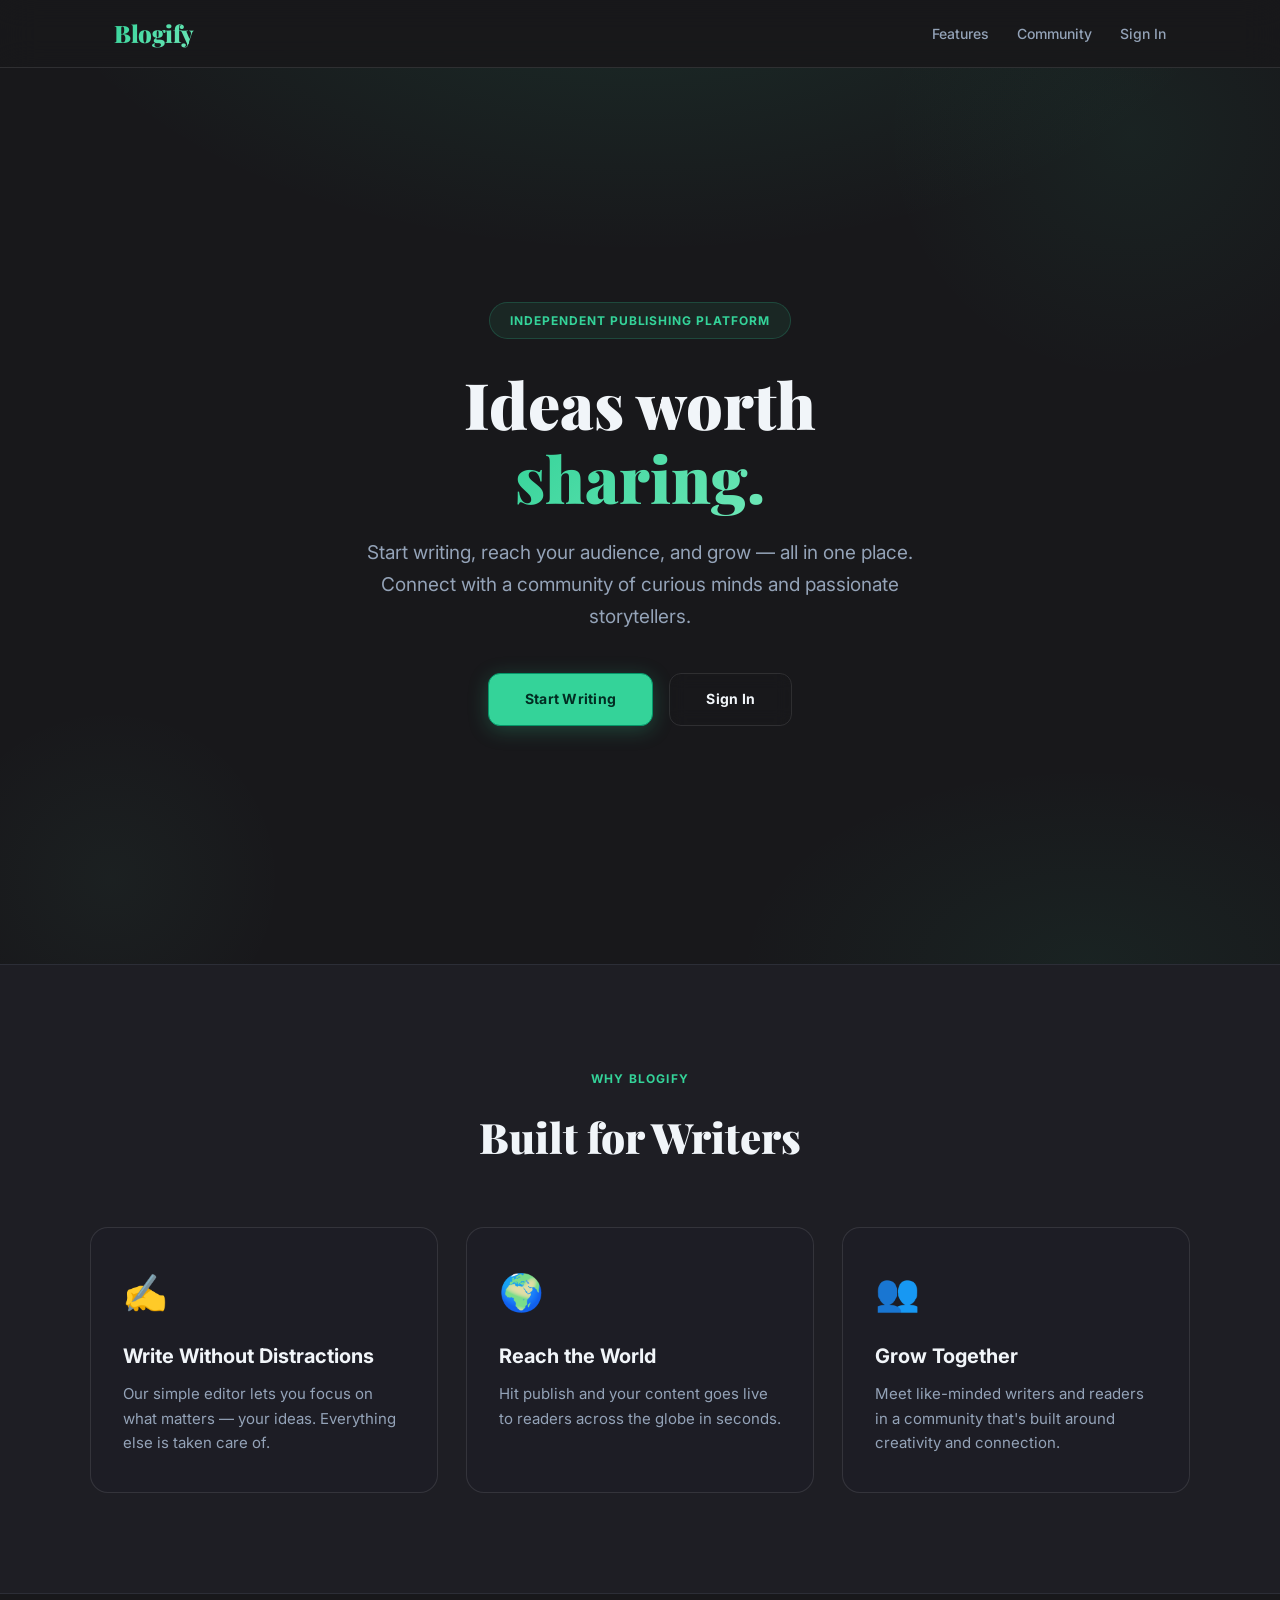
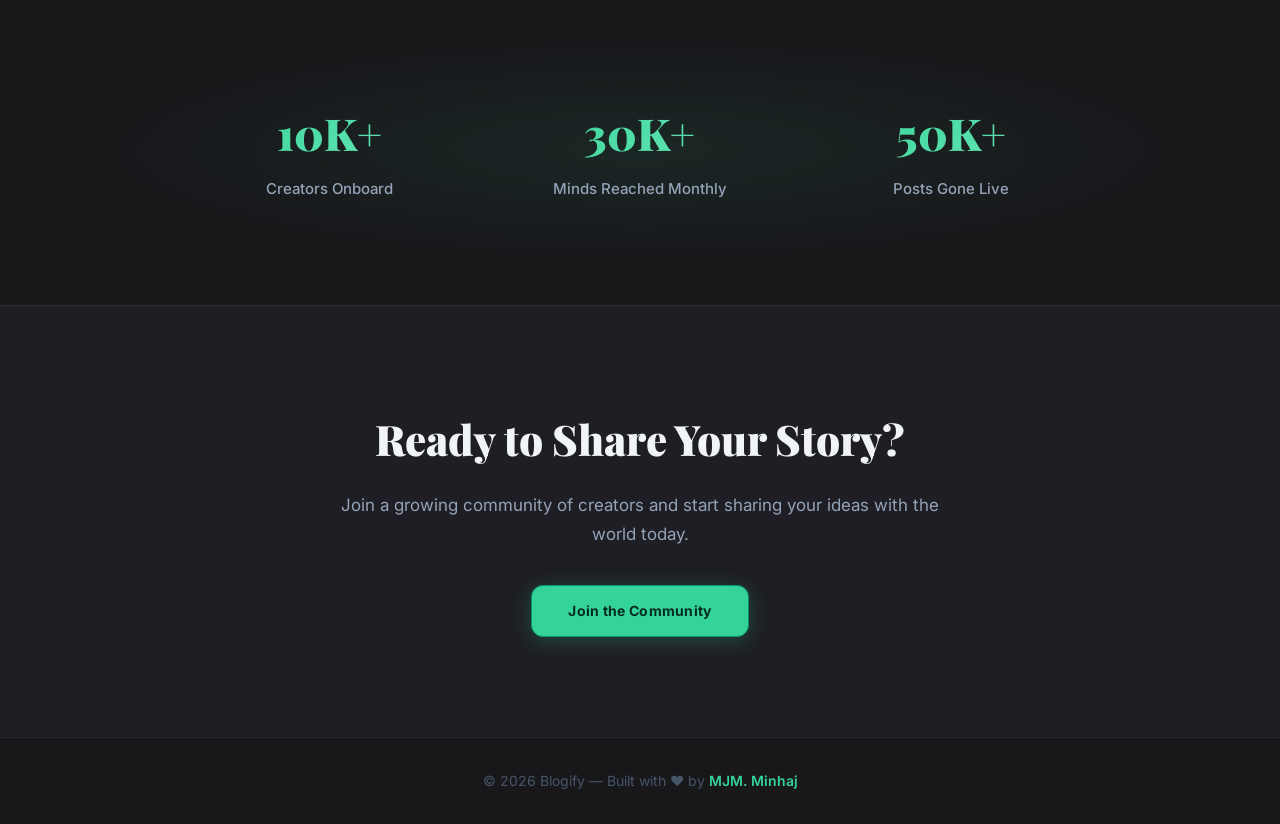
<file: app.html>
<!doctype html>
<html lang="en">
<head>
  <meta charset="utf-8" />
  <meta name="viewport" content="width=device-width,initial-scale=1" />
  <title>Blogify — Share Your Ideas with the World</title>
  <meta name="description" content="Blogify is a premium publishing platform to share ideas, knowledge, and experiences with the world." />
  <link rel="icon" href="data:image/svg+xml,%3Csvg xmlns='http://www.w3.org/2000/svg' viewBox='0 0 100 100'%3E%3Ccircle cx='50' cy='50' r='40' fill='%2334d399'/%3E%3C/svg%3E">
  <link rel="preconnect" href="https://fonts.googleapis.com">
  <link rel="preconnect" href="https://fonts.gstatic.com" crossorigin>
  <link href="https://fonts.googleapis.com/css2?family=Inter:wght@300;400;500;600;700;800;900&family=Playfair+Display:wght@400;600;700;900&display=swap" rel="stylesheet">
  <style>
    /* ─── Reset ────────────────────────────────────────── */
    *, *::before, *::after {
      box-sizing: border-box;
      margin: 0;
      padding: 0;
    }

    /* ─── Design Tokens ────────────────────────────────── */
    :root {
      --accent:         #6ee7b7;
      --accent-bright:  #34d399;
      --accent-dark:    #059669;
      --accent-glow:    rgba(52, 211, 153, 0.25);
      --bg:             #18181b;
      --bg-2:           #1e1e24;
      --bg-3:           #27272f;
      --surface:        rgba(30, 30, 38, 0.85);
      --glass:          rgba(255, 255, 255, 0.04);
      --glass-border:   rgba(255, 255, 255, 0.10);
      --text:           #f1f5f9;
      --text-muted:     #94a3b8;
      --text-faint:     #475569;
      --text-on-accent: #022c22;
      --border:         rgba(148, 163, 184, 0.12);
      --shadow-lg:      0 8px 40px rgba(0,0,0,0.6);
      --shadow-glow:    0 0 30px rgba(52,211,153,0.18), 0 4px 20px rgba(0,0,0,0.5);
      --radius-md:      12px;
      --radius-lg:      18px;
      --radius-xl:      24px;
      --transition:     0.25s cubic-bezier(0.4, 0, 0.2, 1);
    }

    body {
      font-family: 'Inter', sans-serif;
      background: var(--bg);
      color: var(--text);
      overflow-x: hidden;
      line-height: 1.6;
    }

    /* ─── Navbar ────────────────────────────────────────── */
    nav {
      position: fixed;
      top: 0;
      width: 100%;
      background: rgba(24, 24, 27, 0.88);
      backdrop-filter: blur(18px);
      -webkit-backdrop-filter: blur(18px);
      border-bottom: 1px solid var(--glass-border);
      z-index: 1000;
      padding: 0.9rem 0;
    }

    .nav-container {
      max-width: 1100px;
      margin: 0 auto;
      padding: 0 24px;
      display: flex;
      justify-content: space-between;
      align-items: center;
    }

    .logo {
      display: flex;
      align-items: center;
      gap: 10px;
      text-decoration: none;
    }

    .logo-dot {
      width: 9px;
      height: 9px;
      border-radius: 50%;
      background: var(--accent-bright);
      box-shadow: 0 0 10px var(--accent-glow);
      animation: pulse-dot 2s infinite;
    }

    .logo-text {
      font-family: 'Playfair Display', serif;
      font-size: 1.5rem;
      font-weight: 900;
      background: linear-gradient(135deg, var(--accent-bright), var(--accent));
      -webkit-background-clip: text;
      -webkit-text-fill-color: transparent;
      background-clip: text;
      letter-spacing: -0.02em;
    }

    .nav-links {
      display: flex;
      gap: 28px;
      list-style: none;
    }

    .nav-links a {
      text-decoration: none;
      color: var(--text-muted);
      font-weight: 500;
      font-size: 14px;
      transition: color var(--transition);
    }

    .nav-links a:hover {
      color: var(--accent-bright);
    }

    /* ─── Hero Section ──────────────────────────────────── */
    .hero {
      margin-top: 64px;
      min-height: 100vh;
      display: flex;
      align-items: center;
      justify-content: center;
      position: relative;
      overflow: hidden;
      background:
        radial-gradient(ellipse 80% 60% at 50% -15%, rgba(52,211,153,0.12) 0%, transparent 60%),
        radial-gradient(ellipse 50% 40% at 85% 100%, rgba(52,211,153,0.06) 0%, transparent 55%),
        var(--bg);
    }

    .hero::before {
      content: '';
      position: absolute;
      top: -20%;
      right: -8%;
      width: 500px;
      height: 500px;
      background: radial-gradient(circle, rgba(52,211,153,0.06) 0%, transparent 70%);
      border-radius: 50%;
      animation: float 20s ease-in-out infinite;
    }

    .hero::after {
      content: '';
      position: absolute;
      bottom: -10%;
      left: -5%;
      width: 350px;
      height: 350px;
      background: radial-gradient(circle, rgba(110,231,183,0.04) 0%, transparent 70%);
      border-radius: 50%;
      animation: float 15s ease-in-out infinite reverse;
    }

    @keyframes float {
      0%, 100% { transform: translateY(0px); }
      50% { transform: translateY(30px); }
    }

    @keyframes pulse-dot {
      0%, 100% { opacity: 1; transform: scale(1); }
      50% { opacity: 0.6; transform: scale(0.8); }
    }

    .hero-content {
      position: relative;
      z-index: 10;
      max-width: 720px;
      text-align: center;
      padding: 40px 24px;
    }

    .hero-badge {
      display: inline-flex;
      align-items: center;
      gap: 8px;
      background: rgba(52, 211, 153, 0.08);
      border: 1px solid rgba(52, 211, 153, 0.2);
      color: var(--accent-bright);
      padding: 8px 20px;
      border-radius: 50px;
      font-size: 12px;
      font-weight: 700;
      margin-bottom: 28px;
      text-transform: uppercase;
      letter-spacing: 0.08em;
    }

    .hero-badge-dot {
      width: 6px;
      height: 6px;
      border-radius: 50%;
      background: var(--accent-bright);
      animation: pulse-dot 2s infinite;
    }

    .hero h1 {
      font-family: 'Playfair Display', serif;
      font-size: 64px;
      font-weight: 900;
      margin-bottom: 22px;
      line-height: 1.15;
      color: var(--text);
      animation: slideDown 1s ease-out;
    }

    .hero h1 span {
      background: linear-gradient(135deg, var(--accent-bright), var(--accent));
      -webkit-background-clip: text;
      -webkit-text-fill-color: transparent;
      background-clip: text;
    }

    .hero p {
      font-size: 19px;
      font-weight: 400;
      margin-bottom: 40px;
      color: var(--text-muted);
      line-height: 1.7;
      max-width: 560px;
      margin-left: auto;
      margin-right: auto;
      animation: slideUp 1.2s ease-out;
    }

    .hero-buttons {
      display: flex;
      gap: 16px;
      justify-content: center;
      flex-wrap: wrap;
      animation: slideUp 1.4s ease-out;
    }

    /* ─── Buttons ────────────────────────────────────────── */
    .btn {
      padding: 14px 36px;
      font-size: 14px;
      font-weight: 700;
      border: none;
      border-radius: var(--radius-md);
      cursor: pointer;
      transition: all var(--transition);
      font-family: 'Inter', sans-serif;
      text-decoration: none;
      display: inline-block;
      letter-spacing: 0.02em;
    }

    .btn-primary {
      background: var(--accent-bright);
      color: var(--text-on-accent);
      border: 1px solid var(--accent-dark);
      box-shadow: 0 4px 20px rgba(52,211,153,0.25);
    }

    .btn-primary:hover {
      background: var(--accent);
      transform: translateY(-3px);
      box-shadow: 0 8px 30px rgba(52,211,153,0.35);
    }

    .btn-secondary {
      background: transparent;
      color: var(--text);
      border: 1px solid var(--glass-border);
      backdrop-filter: blur(8px);
    }

    .btn-secondary:hover {
      border-color: var(--accent-bright);
      color: var(--accent-bright);
      transform: translateY(-3px);
      box-shadow: 0 4px 20px rgba(52,211,153,0.12);
    }

    /* ─── Features Section ──────────────────────────────── */
    .features {
      background: var(--bg-2);
      padding: 100px 24px;
      text-align: center;
      border-top: 1px solid var(--border);
      border-bottom: 1px solid var(--border);
    }

    .features-container {
      max-width: 1100px;
      margin: 0 auto;
    }

    .section-label {
      display: inline-flex;
      align-items: center;
      gap: 8px;
      font-size: 12px;
      font-weight: 700;
      text-transform: uppercase;
      letter-spacing: 0.1em;
      color: var(--accent-bright);
      margin-bottom: 16px;
    }

    .section-label-dot {
      width: 6px;
      height: 6px;
      border-radius: 50%;
      background: var(--accent-bright);
    }

    .section-title {
      font-family: 'Playfair Display', serif;
      font-size: 42px;
      font-weight: 900;
      margin-bottom: 56px;
      color: var(--text);
    }

    .features-grid {
      display: grid;
      grid-template-columns: repeat(auto-fit, minmax(300px, 1fr));
      gap: 28px;
    }

    .feature-card {
      background: var(--surface);
      padding: 36px 32px;
      border-radius: var(--radius-lg);
      border: 1px solid var(--glass-border);
      transition: all var(--transition);
      text-align: left;
    }

    .feature-card:hover {
      transform: translateY(-6px);
      border-color: rgba(52,211,153,0.2);
      box-shadow: var(--shadow-glow);
    }

    .feature-icon {
      font-size: 36px;
      margin-bottom: 18px;
      display: block;
    }

    .feature-card h3 {
      font-size: 20px;
      font-weight: 700;
      margin-bottom: 10px;
      color: var(--text);
    }

    .feature-card p {
      font-size: 15px;
      color: var(--text-muted);
      line-height: 1.65;
    }

    /* ─── Stats Section ─────────────────────────────────── */
    .stats {
      background:
        radial-gradient(ellipse 60% 50% at 50% 50%, rgba(52,211,153,0.08) 0%, transparent 70%),
        var(--bg);
      padding: 80px 24px;
      text-align: center;
    }

    .stats-container {
      max-width: 900px;
      margin: 0 auto;
      display: grid;
      grid-template-columns: repeat(auto-fit, minmax(180px, 1fr));
      gap: 32px;
    }

    .stat-item {
      padding: 24px;
    }

    .stat-item h4 {
      font-family: 'Playfair Display', serif;
      font-size: 44px;
      font-weight: 900;
      margin-bottom: 8px;
      background: linear-gradient(135deg, var(--accent-bright), var(--accent));
      -webkit-background-clip: text;
      -webkit-text-fill-color: transparent;
      background-clip: text;
    }

    .stat-item p {
      font-size: 15px;
      color: var(--text-muted);
      font-weight: 500;
    }

    /* ─── CTA Section ───────────────────────────────────── */
    .cta {
      background: var(--bg-2);
      padding: 100px 24px;
      text-align: center;
      border-top: 1px solid var(--border);
    }

    .cta-content {
      max-width: 640px;
      margin: 0 auto;
    }

    .cta h2 {
      font-family: 'Playfair Display', serif;
      font-size: 42px;
      font-weight: 900;
      margin-bottom: 18px;
      color: var(--text);
    }

    .cta p {
      font-size: 17px;
      color: var(--text-muted);
      margin-bottom: 36px;
      line-height: 1.7;
    }

    /* ─── Footer ────────────────────────────────────────── */
    footer {
      background: var(--bg);
      border-top: 1px solid var(--border);
      color: var(--text-faint);
      padding: 32px 24px;
      text-align: center;
      font-size: 14px;
    }

    footer a {
      color: var(--accent-bright);
      text-decoration: none;
      font-weight: 600;
      transition: color var(--transition);
    }

    footer a:hover {
      color: var(--accent);
    }

    /* ─── Animations ────────────────────────────────────── */
    @keyframes slideDown {
      from { opacity: 0; transform: translateY(-30px); }
      to { opacity: 1; transform: translateY(0); }
    }

    @keyframes slideUp {
      from { opacity: 0; transform: translateY(30px); }
      to { opacity: 1; transform: translateY(0); }
    }

    /* ─── Responsive ────────────────────────────────────── */
    @media (max-width: 768px) {
      .hero h1 {
        font-size: 38px;
      }

      .hero p {
        font-size: 16px;
      }

      .section-title {
        font-size: 32px;
      }

      .hero-buttons {
        flex-direction: column;
        align-items: center;
      }

      .btn {
        width: 100%;
        max-width: 320px;
        text-align: center;
      }

      .nav-links {
        display: none;
      }
    }
  </style>
</head>
<body>
  <!-- ── Navigation ── -->
  <nav>
    <div class="nav-container">
      <a href="./frontend/index.html" class="logo">
        <span class="logo-text">Blogify</span>
      </a>
      <ul class="nav-links">
        <li><a href="#features">Features</a></li>
        <li><a href="#stats">Community</a></li>
        <li><a href="./frontend/login.html">Sign In</a></li>
      </ul>
    </div>
  </nav>

  <!-- ── Hero Section ── -->
  <section class="hero">
    <div class="hero-content">
      <span class="hero-badge">
        Independent Publishing Platform
      </span>
      <h1>Ideas worth<br><span>sharing.</span></h1>
      <p>Start writing, reach your audience, and grow — all in one place. Connect with a community of curious minds and passionate storytellers.</p>
      <div class="hero-buttons">
        <a href="./frontend/index.html" class="btn btn-primary">Start Writing</a>
        <a href="./frontend/login.html" class="btn btn-secondary">Sign In</a>
      </div>
    </div>
  </section>

  <!-- ── Features Section ── -->
  <section class="features" id="features">
    <div class="features-container">
      <div class="section-label">
        Why Blogify
      </div>
      <h2 class="section-title">Built for Writers</h2>
      <div class="features-grid">
        <div class="feature-card">
          <span class="feature-icon">✍️</span>
          <h3>Write Without Distractions</h3>
          <p>Our simple editor lets you focus on what matters — your ideas. Everything else is taken care of.</p>
        </div>
        <div class="feature-card">
          <span class="feature-icon">🌍</span>
          <h3>Reach the World</h3>
          <p>Hit publish and your content goes live to readers across the globe in seconds.</p>
       </div>
        <div class="feature-card">
          <span class="feature-icon">👥</span>
          <h3>Grow Together</h3>
          <p>Meet like-minded writers and readers in a community that's built around creativity and connection.</p>
        </div>
      </div>
    </div>
  </section>

  <!-- ── Stats Section ── -->
  <section class="stats" id="stats">
    <div class="stats-container">
      <div class="stat-item">
        <h4>10K+</h4>
        <p>Creators Onboard</p>
      </div>
      <div class="stat-item">
        <h4>30K+</h4>
        <p>Minds Reached Monthly</p>
      </div>
      <div class="stat-item">
        <h4>50K+</h4>
        <p>Posts Gone Live</p>
      </div>
    </div>
  </section>

  <!-- ── CTA Section ── -->
  <section class="cta" id="cta">
    <div class="cta-content">
      <h2>Ready to Share Your Story?</h2>
      <p>Join a growing community of creators and start sharing your ideas with the world today.</p>
      <a href="./frontend/login.html" class="btn btn-primary">Join the Community</a>
    </div>
  </section>

  <!-- ── Footer ── -->
  <footer>
    <p>&copy; 2026 Blogify &mdash; Built with ♥ by <a href="https://minhaj414.github.io/portfolio2/" target="_blank" rel="noopener">MJM. Minhaj</a></p>
  </footer>
</body>
</html>
</file>
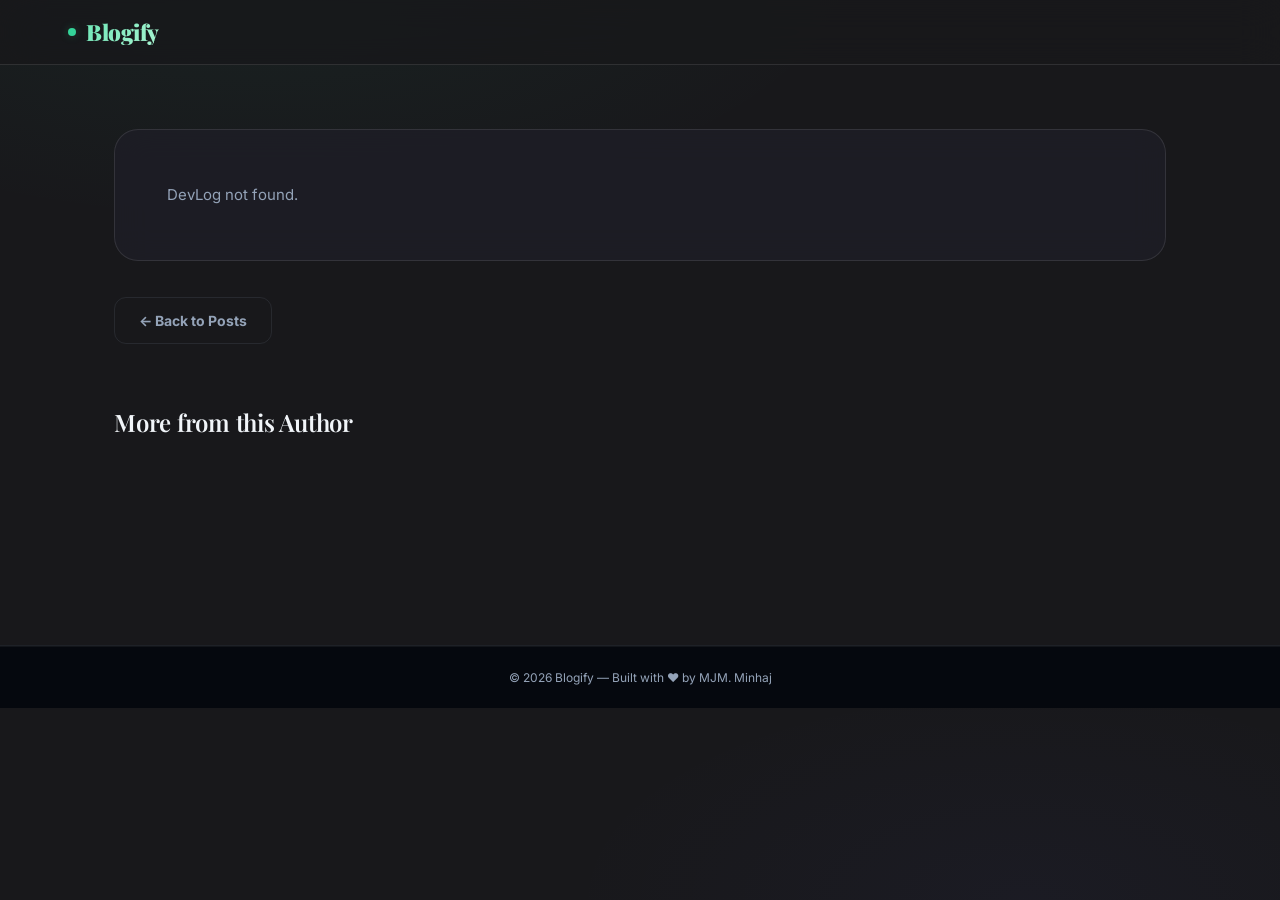
<file: frontend/blog.html>
<!doctype html>
<html lang="en">
<head>
  <meta charset="utf-8" />
  <meta name="viewport" content="width=device-width,initial-scale=1" />
  <title>Post — Blogify</title>
  <meta name="description" content="Read this blog post on Blogify." />
  <link rel="preconnect" href="https://fonts.googleapis.com">
  <link rel="preconnect" href="https://fonts.gstatic.com" crossorigin>
  <link href="https://fonts.googleapis.com/css2?family=Inter:wght@300;400;500;600;700;800;900&family=Playfair+Display:wght@400;600;700;900&display=swap" rel="stylesheet">
  <script src="theme.js"></script>
  <link rel="stylesheet" href="style.css">
  <link rel="stylesheet" href="extra-styles.css">
  <script defer src="auth-menu.js"></script>
  <script defer src="blog-view.js"></script>
</head>
<body>

  <!-- ── Navbar ── -->
  <nav class="navbar" role="navigation" aria-label="Main navigation">
    <div class="navbar-container">
      <div class="navbar-brand">
        <a href="index.html">
          <span class="navbar-logo-dot"></span>
          <h1 class="navbar-title">Blogify</h1>
        </a>
      </div>
      <div id="authArea" class="navbar-auth"></div>
    </div>
  </nav>

  <!-- ── Main ── -->
  <main class="container">

    <article class="blog-full" aria-label="Blog post content">
      <div id="blogContent">
        <p style="text-align:center;padding:64px 0;color:var(--text-faint);">Loading post…</p>
      </div>
    </article>

    <div class="blog-actions">
      <a href="index.html" class="btn-secondary">← Back to Posts</a>
      <div id="ownerActions"></div>
    </div>

    <section class="related-posts" aria-label="More posts from this author">
      <h2>More from this Author</h2>
      <div id="relatedPosts" class="blogs-grid"></div>
    </section>

  </main>

  <!-- ── Footer ── -->
  <footer class="footer" role="contentinfo">
    <div class="footer-bottom" style="margin:0;max-width:100%;border-top:1px solid rgba(255,255,255,0.05);">
      <p>&copy; 2026 Blogify &mdash; Built with ♥ by MJM. Minhaj</p>
    </div>
  </footer>

</body>
</html>
</file>
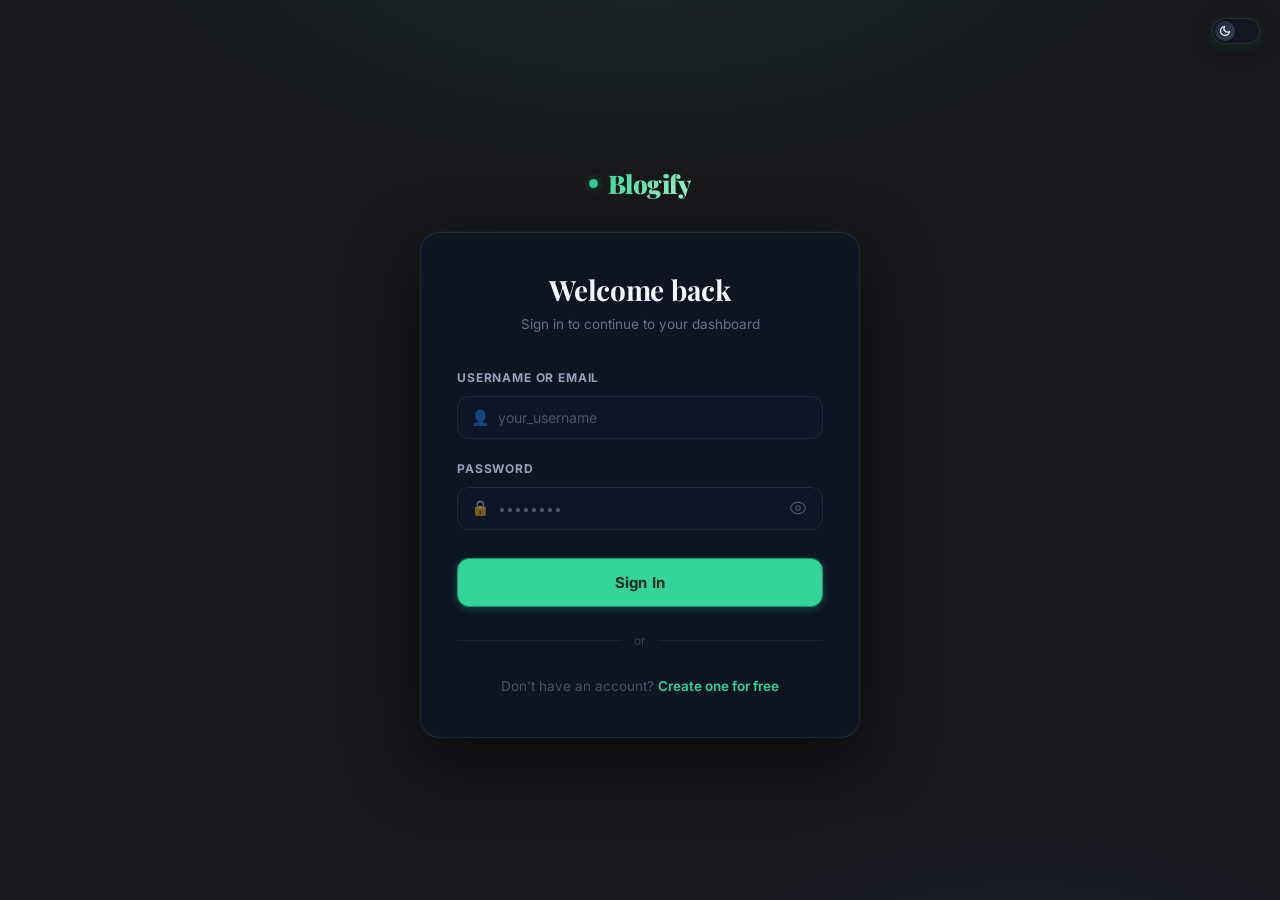
<file: frontend/dashboard.html>
<!doctype html>
<html lang="en">
<head>
  <meta charset="utf-8" />
  <meta name="viewport" content="width=device-width,initial-scale=1" />
  <title>My Dashboard — Blogify</title>
  <meta name="description" content="Manage and publish your blog posts on Blogify from your personal dashboard." />
  <link rel="preconnect" href="https://fonts.googleapis.com">
  <link rel="preconnect" href="https://fonts.gstatic.com" crossorigin>
  <link href="https://fonts.googleapis.com/css2?family=Inter:wght@300;400;500;600;700;800;900&family=Playfair+Display:wght@400;600;700;900&display=swap" rel="stylesheet">
  <script src="theme.js"></script>
  <link rel="stylesheet" href="style.css">
  <link rel="stylesheet" href="extra-styles.css">
  <script defer src="auth-menu.js"></script>
  <script defer src="dashboard.js"></script>
  <script defer src="text-toolbar.js"></script>
</head>
<body>

  <!-- ── Navbar ── -->
  <nav class="navbar" role="navigation" aria-label="Main navigation">
    <div class="navbar-container">
      <div class="navbar-brand">
        <a href="index.html">
          <span class="navbar-logo-dot"></span>
          <h1 class="navbar-title">Blogify</h1>
        </a>
      </div>
      <div id="authArea" class="navbar-auth"></div>
    </div>
  </nav>

  <!-- ── Main ── -->
  <main class="container">

    <div class="dashboard-header">
      <h1>My Workshop</h1>
      <a href="index.html" class="btn-secondary">← Back to Home</a>
    </div>

    <!-- Editor Section -->
    <section class="dashboard-editor" aria-label="Post editor">
      <h2>Create / Edit Post</h2>
      <form id="editorForm" novalidate>
        <input type="hidden" id="postId">

        <div class="form-group">
          <label for="title">Post Title</label>
          <input type="text" id="title" placeholder="Give your post a compelling title…" required>
        </div>

        <div class="form-group">
          <label for="content">Content</label>
          <textarea id="content" rows="12" placeholder="Share your knowledge, ideas, or story here…" required></textarea>
        </div>

        <div class="form-actions">
          <button type="submit" class="btn-primary" id="submitPostBtn">Publish Post</button>
          <button type="button" id="cancelBtn" class="btn-secondary">Cancel</button>
        </div>
      </form>
    </section>

    <!-- Posts List -->
    <section class="dashboard-posts" aria-label="Your posts">
      <h2>Your Posts</h2>
      <div id="userPostsList" class="posts-table-container">
        <p style="text-align:center;padding:48px 0;color:var(--text-faint);">Loading your posts…</p>
      </div>
    </section>

  </main>

  <!-- ── Footer ── -->
  <footer class="footer" role="contentinfo">
    <div class="footer-bottom" style="margin:0;max-width:100%;border-top:1px solid rgba(255,255,255,0.05);">
      <p>&copy; 2026 Blogify &mdash; Built with ♥ by MJM. Minhaj</p>
    </div>
  </footer>

</body>
</html>
</file>
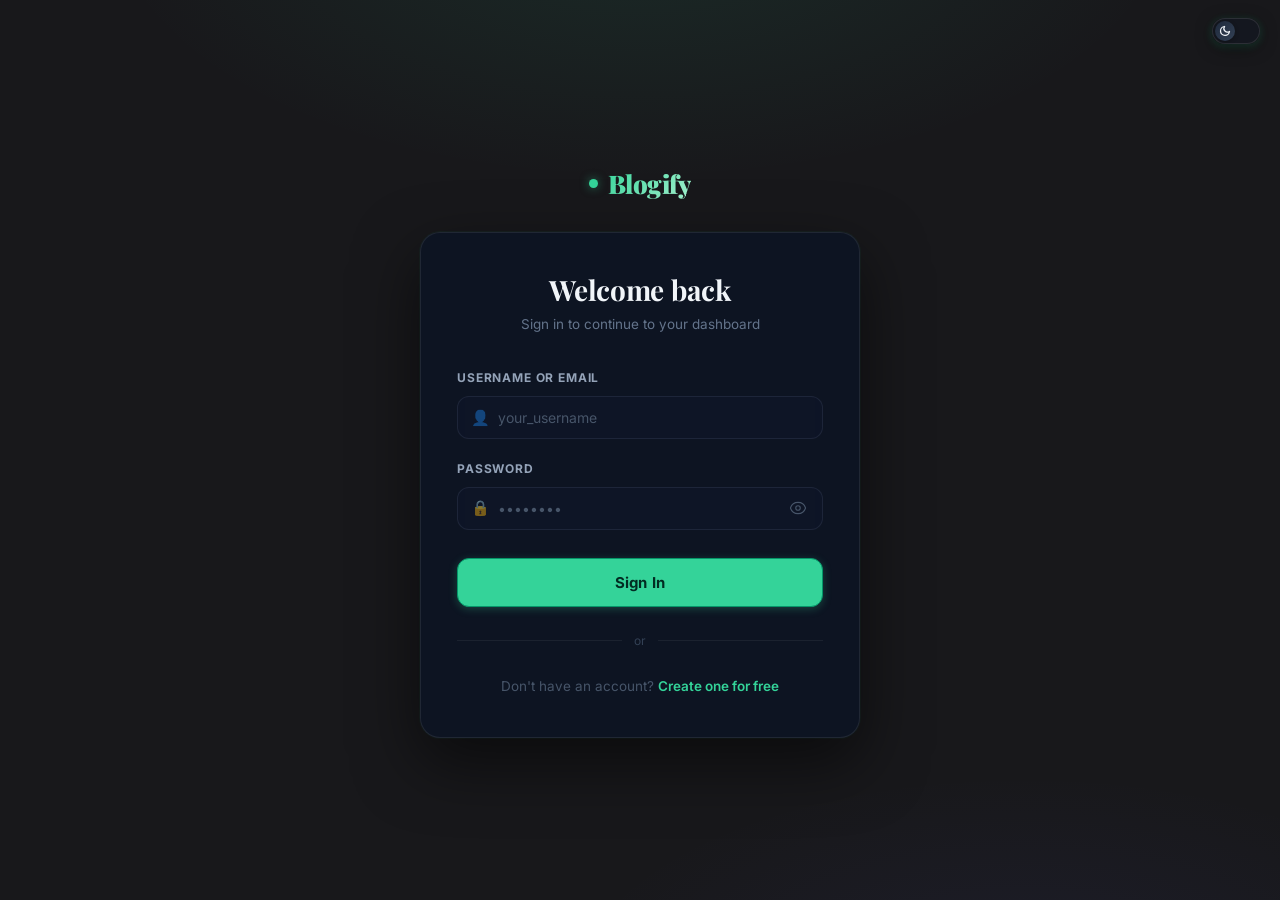
<file: frontend/login.html>
<!doctype html>
<html lang="en">
<head>
  <meta charset="utf-8" />
  <meta name="viewport" content="width=device-width,initial-scale=1" />
  <title>Sign In — Blogify</title>
  <meta name="description" content="Sign in to your Blogify account to manage and publish your blog posts." />
  <link rel="preconnect" href="https://fonts.googleapis.com">
  <link rel="preconnect" href="https://fonts.gstatic.com" crossorigin>
  <link href="https://fonts.googleapis.com/css2?family=Inter:wght@300;400;500;600;700;800;900&family=Playfair+Display:wght@400;600;700;900&display=swap" rel="stylesheet">
  <script src="theme.js"></script>
  <link rel="stylesheet" href="style.css">
  <script>
    async function login(e) {
      e.preventDefault();
      const btn = document.getElementById('submitBtn');
      const username = document.getElementById('username').value.trim();
      const password = document.getElementById('password').value;
      if (!username || !password) return showError('Username and password are required.');
      btn.disabled = true;
      btn.textContent = 'Signing in…';
      try {
        const res = await fetch('../backend/auth.php?action=login', {
          method: 'POST',
          headers: { 'Content-Type': 'application/json' },
          body: JSON.stringify({ username, password })
        });
        if (res.ok) {
          location.href = 'index.html';
        } else {
          const err = await res.json();
          showError(err.error || 'Login failed. Please check your credentials.');
          btn.disabled = false;
          btn.textContent = 'Sign In';
        }
      } catch {
        showError('Network error. Please try again.');
        btn.disabled = false;
        btn.textContent = 'Sign In';
      }
    }

    function showError(msg) {
      const el = document.getElementById('errorMsg');
      el.textContent = msg;
      el.style.display = 'block';
    }

    function togglePasswordVisibility() {
      const input = document.getElementById('password');
      const eyeIcon = document.getElementById('eyeIcon');
      const eyeOffIcon = document.getElementById('eyeOffIcon');
      const btn = document.getElementById('togglePassword');
      if (input.type === 'password') {
        input.type = 'text';
        eyeIcon.style.display = 'none';
        eyeOffIcon.style.display = 'block';
        btn.setAttribute('aria-label', 'Hide password');
      } else {
        input.type = 'password';
        eyeIcon.style.display = 'block';
        eyeOffIcon.style.display = 'none';
        btn.setAttribute('aria-label', 'Show password');
      }
    }
  </script>
  <style>
    body {
      display: flex;
      align-items: center;
      justify-content: center;
      min-height: 100vh;
      padding: 24px;
      background-image:
        radial-gradient(ellipse 70% 50% at 50% -10%, rgba(52,211,153,0.10) 0%, transparent 60%),
        radial-gradient(ellipse 60% 40% at 80% 110%, rgba(99,102,241,0.07) 0%, transparent 60%);
    }

    .auth-page-wrap {
      width: 100%;
      max-width: 440px;
      display: flex;
      flex-direction: column;
      align-items: center;
      gap: 28px;
    }

    .auth-logo {
      display: flex;
      align-items: center;
      gap: 10px;
      text-decoration: none;
    }

    .auth-logo-text {
      font-family: 'Playfair Display', serif;
      font-size: 1.6rem;
      font-weight: 900;
      background: linear-gradient(135deg, #34d399 0%, #a7f3d0 100%);
      -webkit-background-clip: text;
      -webkit-text-fill-color: transparent;
      background-clip: text;
      letter-spacing: -0.02em;
    }

    .auth-logo-dot {
      width: 9px; height: 9px;
      border-radius: 50%;
      background: #34d399;
      box-shadow: 0 0 10px rgba(52,211,153,0.5);
      animation: pulse-dot 2s infinite;
    }

    .auth-card {
      width: 100%;
      background: rgba(13, 20, 36, 0.90);
      border: 1px solid rgba(255,255,255,0.08);
      padding: 40px 36px;
      border-radius: 20px;
      backdrop-filter: blur(24px);
      box-shadow: 0 24px 64px rgba(0,0,0,0.55), 0 0 0 1px rgba(52,211,153,0.05);
    }

    .auth-heading {
      text-align: center;
      margin-bottom: 32px;
    }

    .auth-title {
      font-family: 'Playfair Display', serif;
      font-size: 1.75rem;
      font-weight: 700;
      color: #f1f5f9;
      margin-bottom: 6px;
    }

    .auth-subtitle {
      font-size: 13.5px;
      color: #64748b;
    }

    .form-group {
      margin-bottom: 20px;
    }

    .form-group label {
      display: block;
      font-size: 12px;
      font-weight: 700;
      text-transform: uppercase;
      letter-spacing: 0.07em;
      color: #94a3b8;
      margin-bottom: 8px;
    }

    .input-wrap {
      position: relative;
    }

    .input-icon {
      position: absolute;
      left: 14px;
      top: 50%;
      transform: translateY(-50%);
      font-size: 15px;
      pointer-events: none;
      opacity: 0.5;
    }

    .password-toggle {
      position: absolute;
      right: 12px;
      top: 50%;
      transform: translateY(-50%);
      background: none;
      border: none;
      padding: 4px;
      cursor: pointer;
      color: #475569;
      display: flex;
      align-items: center;
      justify-content: center;
      border-radius: 6px;
      transition: color 0.2s, background 0.2s;
      box-shadow: none;
    }

    .password-toggle:hover {
      color: #34d399;
      background: rgba(52, 211, 153, 0.08);
      transform: translateY(-50%);
      box-shadow: none;
    }

    .password-toggle svg {
      width: 18px;
      height: 18px;
      pointer-events: none;
    }

    .form-group input {
      padding-left: 40px;
    }

    .form-group .input-wrap-password input {
      padding-right: 42px;
    }

    .error-msg {
      display: none;
      background: rgba(220,38,38,0.1);
      border: 1px solid rgba(220,38,38,0.3);
      color: #f87171;
      padding: 11px 14px;
      border-radius: 10px;
      font-size: 13px;
      margin-bottom: 20px;
      text-align: center;
    }

    .auth-actions {
      margin-top: 28px;
    }

    .auth-actions button {
      width: 100%;
      padding: 14px;
      font-size: 15px;
      font-weight: 700;
      border-radius: 12px;
      border: 1px solid #059669;
      background: #34d399;
      color: #022c22;
      cursor: pointer;
      transition: all 0.25s cubic-bezier(0.4,0,0.2,1);
      font-family: 'Inter', sans-serif;
      letter-spacing: 0.01em;
    }

    .auth-actions button:hover:not(:disabled) {
      background: #6ee7b7;
      transform: translateY(-2px);
      box-shadow: 0 8px 30px rgba(52,211,153,0.35);
    }

    .auth-actions button:disabled {
      opacity: 0.6;
      cursor: not-allowed;
    }

    .auth-links {
      text-align: center;
      margin-top: 22px;
      font-size: 13.5px;
      color: #475569;
    }

    .auth-links a {
      color: #34d399;
      font-weight: 600;
      text-decoration: none;
      transition: color 0.2s;
    }

    .auth-links a:hover { color: #6ee7b7; }

    .divider {
      display: flex;
      align-items: center;
      gap: 12px;
      margin: 24px 0;
      color: #334155;
      font-size: 12px;
    }

    .divider::before, .divider::after {
      content: '';
      flex: 1;
      height: 1px;
      background: rgba(255,255,255,0.06);
    }

    @keyframes pulse-dot {
      0%, 100% { opacity: 1; transform: scale(1); }
      50% { opacity: 0.6; transform: scale(0.8); }
    }
  </style>
</head>
<body>
  <button class="theme-toggle-btn theme-toggle-float" aria-label="Toggle theme"></button>
  <div class="auth-page-wrap">

    <a href="index.html" class="auth-logo">
      <span class="auth-logo-dot"></span>
      <span class="auth-logo-text">Blogify</span>
    </a>

    <div class="auth-card">
      <div class="auth-heading">
        <h1 class="auth-title">Welcome back</h1>
        <p class="auth-subtitle">Sign in to continue to your dashboard</p>
      </div>

      <div id="errorMsg" class="error-msg" role="alert"></div>

      <form onsubmit="login(event)" novalidate>
        <div class="form-group">
          <label for="username">Username or Email</label>
          <div class="input-wrap">
            <span class="input-icon">👤</span>
            <input id="username" type="text" placeholder="your_username" autocomplete="username" required>
          </div>
        </div>
        <div class="form-group">
          <label for="password">Password</label>
          <div class="input-wrap input-wrap-password">
            <span class="input-icon">🔒</span>
            <input id="password" type="password" placeholder="••••••••" autocomplete="current-password" required>
            <button type="button" class="password-toggle" id="togglePassword" aria-label="Show password" onclick="togglePasswordVisibility()">
              <svg id="eyeIcon" xmlns="http://www.w3.org/2000/svg" fill="none" viewBox="0 0 24 24" stroke-width="1.5" stroke="currentColor"><path stroke-linecap="round" stroke-linejoin="round" d="M2.036 12.322a1.012 1.012 0 0 1 0-.639C3.423 7.51 7.36 4.5 12 4.5c4.638 0 8.573 3.007 9.963 7.178.07.207.07.431 0 .639C20.577 16.49 16.64 19.5 12 19.5c-4.638 0-8.573-3.007-9.963-7.178Z" /><path stroke-linecap="round" stroke-linejoin="round" d="M15 12a3 3 0 1 1-6 0 3 3 0 0 1 6 0Z" /></svg>
              <svg id="eyeOffIcon" style="display:none" xmlns="http://www.w3.org/2000/svg" fill="none" viewBox="0 0 24 24" stroke-width="1.5" stroke="currentColor"><path stroke-linecap="round" stroke-linejoin="round" d="M3.98 8.223A10.477 10.477 0 0 0 1.934 12c1.292 4.338 5.31 7.5 10.066 7.5.993 0 1.953-.138 2.863-.395M6.228 6.228A10.451 10.451 0 0 1 12 4.5c4.756 0 8.773 3.162 10.065 7.498a10.522 10.522 0 0 1-4.293 5.774M6.228 6.228 3 3m3.228 3.228 3.65 3.65m7.894 7.894L21 21m-3.228-3.228-3.65-3.65m0 0a3 3 0 1 0-4.243-4.243m4.242 4.242L9.88 9.88" /></svg>
            </button>
          </div>
        </div>
        <div class="auth-actions">
          <button type="submit" id="submitBtn">Sign In</button>
        </div>
      </form>

      <div class="divider">or</div>

      <div class="auth-links">
        Don't have an account? <a href="register.html">Create one for free</a>
      </div>
    </div>

  </div>
</body>
</html>
</file>
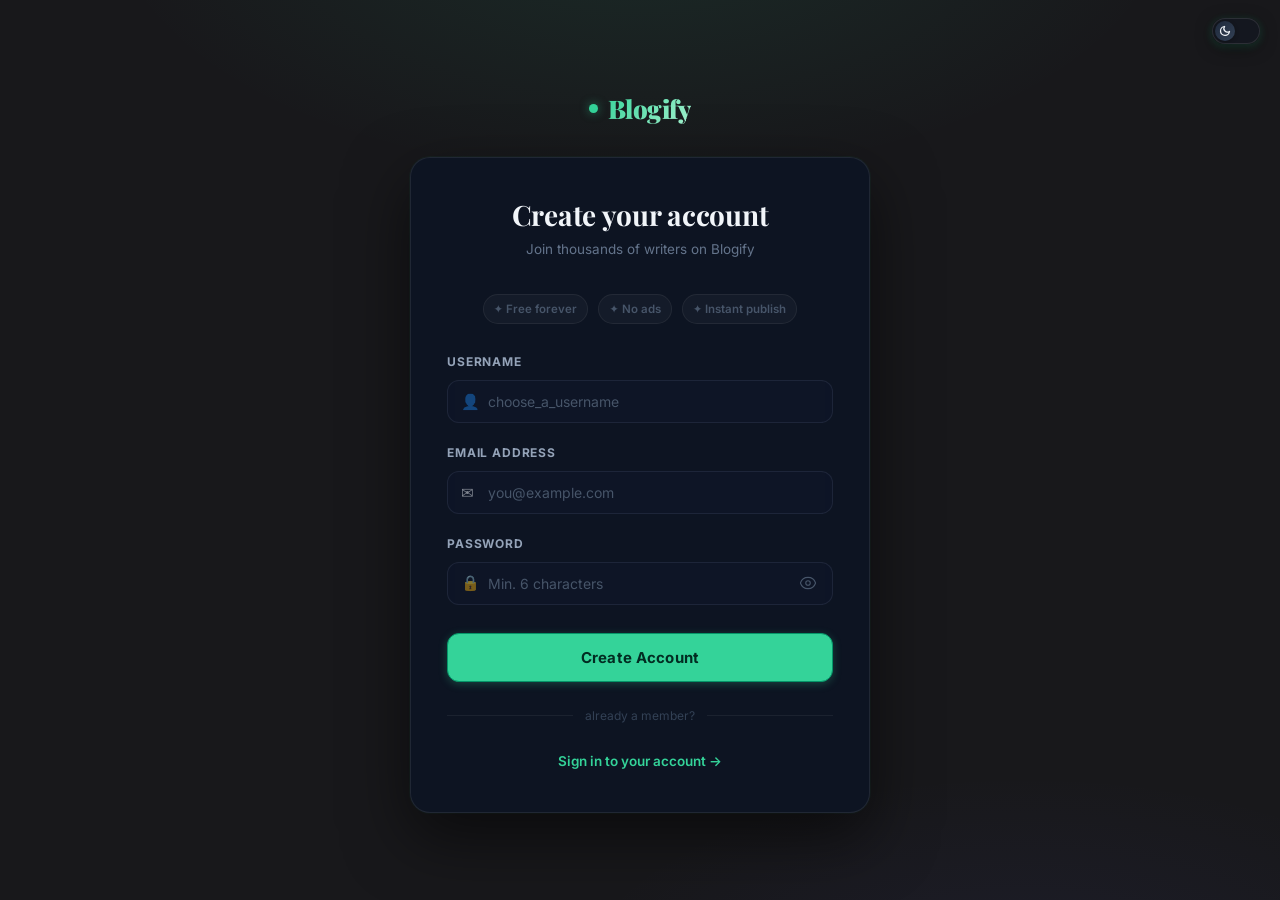
<file: frontend/register.html>
<!doctype html>
<html lang="en">
<head>
  <meta charset="utf-8" />
  <meta name="viewport" content="width=device-width,initial-scale=1" />
  <title>Create Account — Blogify</title>
  <meta name="description" content="Join Blogify and start publishing your ideas, stories, and expertise to the world." />
  <link rel="preconnect" href="https://fonts.googleapis.com">
  <link rel="preconnect" href="https://fonts.gstatic.com" crossorigin>
  <link href="https://fonts.googleapis.com/css2?family=Inter:wght@300;400;500;600;700;800;900&family=Playfair+Display:wght@400;600;700;900&display=swap" rel="stylesheet">
  <script src="theme.js"></script>
  <link rel="stylesheet" href="style.css">
  <script>
    async function register(e) {
      e.preventDefault();
      const btn = document.getElementById('submitBtn');
      const username = document.getElementById('username').value.trim();
      const email = document.getElementById('email').value.trim();
      const password = document.getElementById('password').value;
      if (!username || !password || !email) return showError('All fields are required.');
      if (password.length < 6) return showError('Password must be at least 6 characters.');
      btn.disabled = true;
      btn.textContent = 'Creating account…';
      try {
        const res = await fetch('../backend/auth.php?action=register', {
          method: 'POST',
          headers: { 'Content-Type': 'application/json' },
          body: JSON.stringify({ username, email, password })
        });
        if (res.ok) {
          showSuccess('Account created! Redirecting to sign in…');
          setTimeout(() => location.href = 'login.html', 1500);
        } else {
          const err = await res.json();
          showError(err.error || 'Registration failed. Please try again.');
          btn.disabled = false;
          btn.textContent = 'Create Account';
        }
      } catch {
        showError('Network error. Please try again.');
        btn.disabled = false;
        btn.textContent = 'Create Account';
      }
    }

    function showError(msg) {
      const el = document.getElementById('statusMsg');
      el.textContent = msg;
      el.className = 'status-msg error-msg';
      el.style.display = 'block';
    }

    function showSuccess(msg) {
      const el = document.getElementById('statusMsg');
      el.textContent = msg;
      el.className = 'status-msg success-msg';
      el.style.display = 'block';
    }

    function togglePasswordVisibility() {
      const input = document.getElementById('password');
      const eyeIcon = document.getElementById('eyeIcon');
      const eyeOffIcon = document.getElementById('eyeOffIcon');
      const btn = document.getElementById('togglePassword');
      if (input.type === 'password') {
        input.type = 'text';
        eyeIcon.style.display = 'none';
        eyeOffIcon.style.display = 'block';
        btn.setAttribute('aria-label', 'Hide password');
      } else {
        input.type = 'password';
        eyeIcon.style.display = 'block';
        eyeOffIcon.style.display = 'none';
        btn.setAttribute('aria-label', 'Show password');
      }
    }
  </script>
  <style>
    body {
      display: flex;
      align-items: center;
      justify-content: center;
      min-height: 100vh;
      padding: 24px;
      background-image:
        radial-gradient(ellipse 70% 50% at 50% -10%, rgba(52,211,153,0.10) 0%, transparent 60%),
        radial-gradient(ellipse 60% 40% at 80% 110%, rgba(99,102,241,0.07) 0%, transparent 60%);
    }

    .auth-page-wrap {
      width: 100%;
      max-width: 460px;
      display: flex;
      flex-direction: column;
      align-items: center;
      gap: 28px;
    }

    .auth-logo {
      display: flex;
      align-items: center;
      gap: 10px;
      text-decoration: none;
    }

    .auth-logo-text {
      font-family: 'Playfair Display', serif;
      font-size: 1.6rem;
      font-weight: 900;
      background: linear-gradient(135deg, #34d399 0%, #a7f3d0 100%);
      -webkit-background-clip: text;
      -webkit-text-fill-color: transparent;
      background-clip: text;
      letter-spacing: -0.02em;
    }

    .auth-logo-dot {
      width: 9px; height: 9px;
      border-radius: 50%;
      background: #34d399;
      box-shadow: 0 0 10px rgba(52,211,153,0.5);
      animation: pulse-dot 2s infinite;
    }

    .auth-card {
      width: 100%;
      background: rgba(13, 20, 36, 0.90);
      border: 1px solid rgba(255,255,255,0.08);
      padding: 40px 36px;
      border-radius: 20px;
      backdrop-filter: blur(24px);
      box-shadow: 0 24px 64px rgba(0,0,0,0.55), 0 0 0 1px rgba(52,211,153,0.05);
    }

    .auth-heading {
      text-align: center;
      margin-bottom: 32px;
    }

    .auth-title {
      font-family: 'Playfair Display', serif;
      font-size: 1.75rem;
      font-weight: 700;
      color: #f1f5f9;
      margin-bottom: 6px;
    }

    .auth-subtitle {
      font-size: 13.5px;
      color: #64748b;
    }

    .form-group {
      margin-bottom: 20px;
    }

    .form-group label {
      display: block;
      font-size: 12px;
      font-weight: 700;
      text-transform: uppercase;
      letter-spacing: 0.07em;
      color: #94a3b8;
      margin-bottom: 8px;
    }

    .input-wrap {
      position: relative;
    }

    .input-icon {
      position: absolute;
      left: 14px;
      top: 50%;
      transform: translateY(-50%);
      font-size: 15px;
      pointer-events: none;
      opacity: 0.5;
    }

    .password-toggle {
      position: absolute;
      right: 12px;
      top: 50%;
      transform: translateY(-50%);
      background: none;
      border: none;
      padding: 4px;
      cursor: pointer;
      color: #475569;
      display: flex;
      align-items: center;
      justify-content: center;
      border-radius: 6px;
      transition: color 0.2s, background 0.2s;
      box-shadow: none;
    }

    .password-toggle:hover {
      color: #34d399;
      background: rgba(52, 211, 153, 0.08);
      transform: translateY(-50%);
      box-shadow: none;
    }

    .password-toggle svg {
      width: 18px;
      height: 18px;
      pointer-events: none;
    }

    .form-group input {
      padding-left: 40px;
    }

    .form-group .input-wrap-password input {
      padding-right: 42px;
    }

    .status-msg {
      display: none;
      padding: 11px 14px;
      border-radius: 10px;
      font-size: 13px;
      margin-bottom: 20px;
      text-align: center;
    }

    .error-msg {
      background: rgba(220,38,38,0.10);
      border: 1px solid rgba(220,38,38,0.30);
      color: #f87171;
    }

    .success-msg {
      background: rgba(52,211,153,0.10);
      border: 1px solid rgba(52,211,153,0.30);
      color: #34d399;
    }

    .auth-actions {
      margin-top: 28px;
    }

    .auth-actions button {
      width: 100%;
      padding: 14px;
      font-size: 15px;
      font-weight: 700;
      border-radius: 12px;
      border: 1px solid #059669;
      background: #34d399;
      color: #022c22;
      cursor: pointer;
      transition: all 0.25s cubic-bezier(0.4,0,0.2,1);
      font-family: 'Inter', sans-serif;
      letter-spacing: 0.01em;
    }

    .auth-actions button:hover:not(:disabled) {
      background: #6ee7b7;
      transform: translateY(-2px);
      box-shadow: 0 8px 30px rgba(52,211,153,0.35);
    }

    .auth-actions button:disabled {
      opacity: 0.6;
      cursor: not-allowed;
    }

    .features-row {
      display: flex;
      gap: 10px;
      margin-bottom: 28px;
      justify-content: center;
    }

    .feature-tag {
      display: inline-flex;
      align-items: center;
      gap: 5px;
      font-size: 11.5px;
      font-weight: 600;
      color: #475569;
      background: rgba(255,255,255,0.03);
      border: 1px solid rgba(255,255,255,0.06);
      padding: 5px 10px;
      border-radius: 100px;
    }

    .auth-links {
      text-align: center;
      margin-top: 22px;
      font-size: 13.5px;
      color: #475569;
    }

    .auth-links a {
      color: #34d399;
      font-weight: 600;
      text-decoration: none;
      transition: color 0.2s;
    }

    .auth-links a:hover { color: #6ee7b7; }

    .divider {
      display: flex;
      align-items: center;
      gap: 12px;
      margin: 24px 0;
      color: #334155;
      font-size: 12px;
    }

    .divider::before, .divider::after {
      content: '';
      flex: 1;
      height: 1px;
      background: rgba(255,255,255,0.06);
    }

    @keyframes pulse-dot {
      0%, 100% { opacity: 1; transform: scale(1); }
      50% { opacity: 0.6; transform: scale(0.8); }
    }
  </style>
</head>
<body>
  <button class="theme-toggle-btn theme-toggle-float" aria-label="Toggle theme"></button>
  <div class="auth-page-wrap">

    <a href="index.html" class="auth-logo">
      <span class="auth-logo-dot"></span>
      <span class="auth-logo-text">Blogify</span>
    </a>

    <div class="auth-card">
      <div class="auth-heading">
        <h1 class="auth-title">Create your account</h1>
        <p class="auth-subtitle">Join thousands of writers on Blogify</p>
      </div>

      <div class="features-row">
        <span class="feature-tag">✦ Free forever</span>
        <span class="feature-tag">✦ No ads</span>
        <span class="feature-tag">✦ Instant publish</span>
      </div>

      <div id="statusMsg" class="status-msg" role="alert"></div>

      <form onsubmit="register(event)" novalidate>
        <div class="form-group">
          <label for="username">Username</label>
          <div class="input-wrap">
            <span class="input-icon">👤</span>
            <input id="username" type="text" placeholder="choose_a_username" autocomplete="username" required>
          </div>
        </div>
        <div class="form-group">
          <label for="email">Email Address</label>
          <div class="input-wrap">
            <span class="input-icon">✉️</span>
            <input id="email" type="email" placeholder="you@example.com" autocomplete="email" required>
          </div>
        </div>
        <div class="form-group">
          <label for="password">Password</label>
          <div class="input-wrap input-wrap-password">
            <span class="input-icon">🔒</span>
            <input id="password" type="password" placeholder="Min. 6 characters" autocomplete="new-password" required>
            <button type="button" class="password-toggle" id="togglePassword" aria-label="Show password" onclick="togglePasswordVisibility()">
              <svg id="eyeIcon" xmlns="http://www.w3.org/2000/svg" fill="none" viewBox="0 0 24 24" stroke-width="1.5" stroke="currentColor"><path stroke-linecap="round" stroke-linejoin="round" d="M2.036 12.322a1.012 1.012 0 0 1 0-.639C3.423 7.51 7.36 4.5 12 4.5c4.638 0 8.573 3.007 9.963 7.178.07.207.07.431 0 .639C20.577 16.49 16.64 19.5 12 19.5c-4.638 0-8.573-3.007-9.963-7.178Z" /><path stroke-linecap="round" stroke-linejoin="round" d="M15 12a3 3 0 1 1-6 0 3 3 0 0 1 6 0Z" /></svg>
              <svg id="eyeOffIcon" style="display:none" xmlns="http://www.w3.org/2000/svg" fill="none" viewBox="0 0 24 24" stroke-width="1.5" stroke="currentColor"><path stroke-linecap="round" stroke-linejoin="round" d="M3.98 8.223A10.477 10.477 0 0 0 1.934 12c1.292 4.338 5.31 7.5 10.066 7.5.993 0 1.953-.138 2.863-.395M6.228 6.228A10.451 10.451 0 0 1 12 4.5c4.756 0 8.773 3.162 10.065 7.498a10.522 10.522 0 0 1-4.293 5.774M6.228 6.228 3 3m3.228 3.228 3.65 3.65m7.894 7.894L21 21m-3.228-3.228-3.65-3.65m0 0a3 3 0 1 0-4.243-4.243m4.242 4.242L9.88 9.88" /></svg>
            </button>
          </div>
        </div>
        <div class="auth-actions">
          <button type="submit" id="submitBtn">Create Account</button>
        </div>
      </form>

      <div class="divider">already a member?</div>

      <div class="auth-links">
        <a href="login.html">Sign in to your account →</a>
      </div>
    </div>

  </div>
</body>
</html>
</file>
<file: frontend/style.css>
/* ============================================================
   BLOGIFY — Premium Design System
   ============================================================ */

@import url('https://fonts.googleapis.com/css2?family=Inter:wght@300;400;500;600;700;800;900&family=Playfair+Display:wght@400;600;700;900&display=swap');

/* ─── Design Tokens ─────────────────────────────────────── */
:root {
  /* Brand */
  --accent:         #6ee7b7;
  --accent-bright:  #34d399;
  --accent-dark:    #059669;
  --accent-glow:    rgba(52, 211, 153, 0.25);
  --accent-subtle:  rgba(52, 211, 153, 0.08);

  /* Surfaces — Rich Charcoal */
  --bg:             #18181b;
  --bg-2:           #1e1e24;
  --bg-3:           #27272f;
  --surface:        rgba(30, 30, 38, 0.85);
  --surface-raised: rgba(39, 39, 50, 0.92);
  --glass:          rgba(255, 255, 255, 0.04);
  --glass-border:   rgba(255, 255, 255, 0.10);

  /* Text */
  --text:           #f1f5f9;
  --text-muted:     #94a3b8;
  --text-faint:     #475569;
  --text-on-accent: #022c22;

  /* Borders */
  --border:         rgba(148, 163, 184, 0.12);
  --border-hover:   rgba(52, 211, 153, 0.35);

  /* Danger */
  --danger:         #f87171;
  --danger-dark:    #dc2626;

  /* Shadows */
  --shadow-sm:  0 1px 3px rgba(0,0,0,0.4);
  --shadow-md:  0 4px 16px rgba(0,0,0,0.5);
  --shadow-lg:  0 8px 40px rgba(0,0,0,0.6);
  --shadow-glow: 0 0 30px rgba(52,211,153,0.18), 0 4px 20px rgba(0,0,0,0.5);

  /* Radii */
  --radius-sm:  6px;
  --radius-md:  12px;
  --radius-lg:  18px;
  --radius-xl:  24px;

  /* Transitions */
  --transition: 0.25s cubic-bezier(0.4, 0, 0.2, 1);
}

/* ─── Reset ─────────────────────────────────────────────── */
*, *::before, *::after {
  box-sizing: border-box;
  margin: 0;
  padding: 0;
}

html {
  scroll-behavior: smooth;
}

html, body {
  height: 100%;
}

body {
  font-family: 'Inter', system-ui, sans-serif;
  background: var(--bg);
  color: var(--text);
  line-height: 1.65;
  font-size: 15px;
  -webkit-font-smoothing: antialiased;
  background-image:
    radial-gradient(ellipse 80% 50% at 20% -5%, rgba(52,211,153,0.06) 0%, transparent 60%),
    radial-gradient(ellipse 60% 40% at 80% 100%, rgba(99,102,241,0.04) 0%, transparent 60%);
  background-attachment: fixed;
}

/* ─── Scrollbar ──────────────────────────────────────────── */
::-webkit-scrollbar { width: 6px; }
::-webkit-scrollbar-track { background: var(--bg-2); }
::-webkit-scrollbar-thumb { background: var(--accent-dark); border-radius: 10px; }

/* ─── Typography ─────────────────────────────────────────── */
h1, h2, h3, h4, h5, h6,
.navbar-title,
.hero-title,
.post-heading,
.auth-title,
.blog-header h1,
.dashboard-header h1 {
  font-family: 'Playfair Display', Georgia, serif;
  line-height: 1.2;
  letter-spacing: -0.01em;
}

h1 { font-size: clamp(1.75rem, 3vw, 2.5rem); font-weight: 700; color: var(--text); }
h2 { font-size: clamp(1.25rem, 2vw, 1.5rem); font-weight: 600; color: var(--text); }
h3 { font-size: 1.125rem; font-weight: 600; color: var(--text); }
h4, h5, h6 { font-weight: 600; color: var(--text); }

p { color: var(--text-muted); line-height: 1.75; }

a {
  color: var(--accent-bright);
  text-decoration: none;
  transition: color var(--transition);
}
a:hover { color: var(--accent); }

/* ─── Layout ─────────────────────────────────────────────── */
.container {
  max-width: 1100px;
  margin: 0 auto;
  padding: 32px 24px;
}

/* ─── Navbar ─────────────────────────────────────────────── */
.navbar {
  background: rgba(24, 24, 27, 0.88);
  backdrop-filter: blur(20px) saturate(180%);
  -webkit-backdrop-filter: blur(20px) saturate(180%);
  border-bottom: 1px solid var(--glass-border);
  position: sticky;
  top: 0;
  z-index: 200;
  transition: background var(--transition);
}

.navbar-container {
  max-width: 1200px;
  margin: 0 auto;
  padding: 0 28px;
  height: 64px;
  display: flex;
  align-items: center;
  gap: 16px;
}

.navbar-brand a {
  text-decoration: none;
  display: flex;
  align-items: center;
  gap: 10px;
}

.navbar-title {
  font-size: 1.4rem;
  font-weight: 900;
  background: linear-gradient(135deg, var(--accent) 0%, #a7f3d0 100%);
  -webkit-background-clip: text;
  -webkit-text-fill-color: transparent;
  background-clip: text;
  letter-spacing: -0.02em;
  margin: 0;
}

.navbar-logo-dot {
  width: 8px;
  height: 8px;
  border-radius: 50%;
  background: var(--accent-bright);
  box-shadow: 0 0 8px var(--accent-glow);
  animation: pulse-dot 2s infinite;
}

@keyframes pulse-dot {
  0%, 100% { opacity: 1; transform: scale(1); }
  50% { opacity: 0.6; transform: scale(0.8); }
}

.navbar-auth {
  display: flex;
  justify-content: flex-end;
  align-items: center;
  gap: 10px;
  margin-left: auto;
}

/* ─── Nav Buttons ────────────────────────────────────────── */
.nav-dashboard-btn {
  color: var(--accent-bright);
  text-decoration: none;
  font-weight: 600;
  font-size: 13px;
  padding: 8px 18px;
  border-radius: var(--radius-md);
  border: 1px solid var(--border-hover);
  background: var(--accent-subtle);
  transition: all var(--transition);
  display: inline-flex;
  align-items: center;
  gap: 6px;
  white-space: nowrap;
}

.nav-dashboard-btn:hover {
  background: var(--accent-bright);
  border-color: var(--accent-bright);
  color: var(--text-on-accent);
  box-shadow: var(--shadow-glow);
}

/* Auth area inline elements */
#authArea {
  display: flex;
  align-items: center;
  gap: 10px;
  font-size: 13px;
}

#authArea a { text-decoration: none; }

.auth-btn {
  display: inline-flex;
  align-items: center;
  justify-content: center;
  gap: 6px;
  padding: 8px 20px;
  border-radius: var(--radius-md);
  font-weight: 600;
  font-size: 13px;
  cursor: pointer;
  transition: all var(--transition);
  white-space: nowrap;
  border: 1px solid transparent;
}

.auth-btn-login {
  background: transparent;
  border-color: var(--border-hover);
  color: var(--accent-bright);
}

.auth-btn-login:hover {
  background: var(--accent-subtle);
  border-color: var(--accent-bright);
}

.auth-btn-register {
  background: var(--accent-bright);
  border-color: var(--accent-dark);
  color: var(--text-on-accent);
  font-weight: 700;
  box-shadow: 0 2px 12px rgba(52, 211, 153, 0.3);
}

.auth-btn-register:hover {
  background: var(--accent);
  box-shadow: var(--shadow-glow);
  transform: translateY(-1px);
}

/* Username badge */
#authArea strong, #authArea span[style] {
  color: var(--accent-bright) !important;
  font-weight: 600;
  font-size: 13px;
}

/* Logout button */
#logoutBtn {
  display: inline-flex;
  align-items: center;
  justify-content: center;
  height: 36px;
  padding: 0 16px;
  border-radius: var(--radius-md);
  font-weight: 600;
  font-size: 13px;
  cursor: pointer;
  transition: all var(--transition);
  background: transparent;
  border: 1px solid var(--border);
  color: var(--text-muted);
  font-family: 'Inter', sans-serif;
}

#logoutBtn:hover {
  background: rgba(248,113,113,0.1);
  border-color: var(--danger);
  color: var(--danger);
  box-shadow: 0 0 16px rgba(248,113,113,0.15);
}

/* ─── Card / Panel ───────────────────────────────────────── */
.card {
  background: var(--surface);
  border: 1px solid var(--glass-border);
  border-radius: var(--radius-lg);
  padding: 28px;
  backdrop-filter: blur(12px);
  transition: all var(--transition);
}

.card:hover {
  border-color: var(--border-hover);
  box-shadow: var(--shadow-glow);
  transform: translateY(-2px);
}

/* ─── Forms ──────────────────────────────────────────────── */
label {
  display: block;
  margin-bottom: 8px;
  font-weight: 600;
  font-size: 13px;
  color: var(--text);
  letter-spacing: 0.02em;
  text-transform: uppercase;
}

input[type="text"],
input[type="email"],
input[type="password"],
textarea,
select {
  width: 100%;
  padding: 12px 16px;
  background: rgba(15, 23, 42, 0.6);
  border: 1px solid var(--border);
  border-radius: var(--radius-md);
  font-size: 14px;
  font-family: 'Inter', sans-serif;
  color: var(--text);
  transition: all var(--transition);
  outline: none;
  caret-color: var(--accent-bright);
}

input::placeholder, textarea::placeholder {
  color: var(--text-faint);
}

input[type="text"]:focus,
input[type="email"]:focus,
input[type="password"]:focus,
textarea:focus {
  border-color: var(--accent-bright);
  background: rgba(15, 23, 42, 0.9);
  box-shadow: 0 0 0 3px var(--accent-glow);
}

textarea {
  resize: vertical;
  min-height: 180px;
  line-height: 1.75;
}

.form-group {
  margin-bottom: 22px;
}

.form-group label {
  margin-bottom: 8px;
}

/* ─── Buttons ────────────────────────────────────────────── */
button,
.btn-primary,
.btn-secondary,
.btn-danger {
  display: inline-flex;
  align-items: center;
  justify-content: center;
  gap: 8px;
  padding: 11px 24px;
  border-radius: var(--radius-md);
  font-weight: 700;
  font-size: 14px;
  font-family: 'Inter', sans-serif;
  cursor: pointer;
  transition: all var(--transition);
  border: 1px solid transparent;
  white-space: nowrap;
  text-decoration: none;
}

button {
  background: var(--accent-bright);
  color: var(--text-on-accent);
  border-color: var(--accent-dark);
  box-shadow: 0 2px 8px rgba(52,211,153,0.25);
}

button:hover {
  background: var(--accent);
  transform: translateY(-2px);
  box-shadow: var(--shadow-glow);
}

button:active {
  transform: translateY(0);
  box-shadow: none;
}

.btn-primary {
  background: var(--accent-bright);
  color: var(--text-on-accent);
  border-color: var(--accent-dark);
  box-shadow: 0 2px 8px rgba(52,211,153,0.25);
}

.btn-primary:hover {
  background: var(--accent);
  transform: translateY(-2px);
  box-shadow: var(--shadow-glow);
  color: var(--text-on-accent);
}

.btn-secondary {
  background: transparent;
  color: var(--text-muted);
  border: 1px solid var(--border);
}

.btn-secondary:hover {
  background: var(--glass);
  border-color: var(--glass-border);
  color: var(--text);
  transform: translateY(-1px);
}

.btn-danger {
  background: rgba(220, 38, 38, 0.1);
  color: var(--danger);
  border: 1px solid rgba(220,38,38,0.3);
}

.btn-danger:hover {
  background: var(--danger-dark);
  color: #fff;
  transform: translateY(-1px);
  box-shadow: 0 4px 16px rgba(220,38,38,0.3);
}

.btn-small {
  padding: 7px 14px;
  font-size: 12px;
  font-weight: 600;
  border-radius: var(--radius-sm);
  border: 1px solid transparent;
  cursor: pointer;
  transition: all var(--transition);
  font-family: 'Inter', sans-serif;
  display: inline-flex;
  align-items: center;
  gap: 5px;
}

/* Cancel button override */
button#cancelEdit, button#cancelBtn {
  background: transparent;
  color: var(--text-muted);
  border: 1px solid var(--border);
  box-shadow: none;
}

button#cancelEdit:hover, button#cancelBtn:hover {
  background: var(--glass);
  color: var(--text);
  transform: translateY(-1px);
  box-shadow: none;
}

/* ─── .actions row ───────────────────────────────────────── */
.actions {
  margin-top: 16px;
  display: flex;
  gap: 10px;
  flex-wrap: wrap;
}

/* ─── Posts (dashboard) ──────────────────────────────────── */
.post {
  padding: 20px;
  border-bottom: 1px solid var(--border);
  transition: all var(--transition);
}

.post:last-child { border-bottom: none; }

.post:hover {
  background: var(--glass);
  border-radius: var(--radius-md);
  padding-left: 20px;
}

.post h3 { color: var(--text); margin-bottom: 6px; }

.meta {
  font-size: 12px;
  color: var(--text-faint);
  margin-bottom: 10px;
}

.post p { color: var(--text-muted); }

.post-actions {
  margin-top: 12px;
  display: flex;
  gap: 8px;
}

/* ─── Sections ───────────────────────────────────────────── */
.new-post, .posts {
  background: var(--surface);
  border: 1px solid var(--glass-border);
  border-radius: var(--radius-lg);
  padding: 28px;
  margin-bottom: 24px;
  backdrop-filter: blur(12px);
  transition: all var(--transition);
}

.new-post:hover, .posts:hover {
  border-color: var(--border-hover);
  box-shadow: var(--shadow-glow);
}

/* ─── Empty state ────────────────────────────────────────── */
.posts p {
  text-align: center;
  color: var(--text-faint);
  padding: 40px 0;
}

/* ─── Responsive ─────────────────────────────────────────── */
@media (max-width: 768px) {
  .navbar-container { padding: 0 16px; }
  .container { padding: 20px 16px; }
  h1 { font-size: 1.5rem; }
  h2 { font-size: 1.2rem; }
  .new-post, .posts { padding: 18px; }
  .actions { flex-wrap: wrap; }
  button { padding: 10px 18px; font-size: 13px; }
}

/* ─── Theme Toggle — Pill Switch ─────────────────────────── */
.theme-toggle-btn {
  display: inline-flex;
  align-items: center;
  justify-content: center;
  background: none;
  border: none;
  padding: 0;
  cursor: pointer;
  flex-shrink: 0;
  -webkit-tap-highlight-color: transparent;
}

.theme-switch-track {
  position: relative;
  width: 48px;
  height: 26px;
  border-radius: 100px;
  background: rgba(15, 23, 42, 0.35);
  border: 1px solid var(--glass-border);
  transition: background 0.3s ease, border-color 0.3s ease, box-shadow 0.3s ease;
  pointer-events: none;
}

.theme-toggle-btn:hover .theme-switch-track {
  border-color: var(--accent-bright);
  box-shadow: 0 0 0 2px rgba(52, 211, 153, 0.15);
}

.theme-switch-thumb {
  position: absolute;
  top: 2px;
  left: 2px;
  width: 20px;
  height: 20px;
  border-radius: 50%;
  background: linear-gradient(135deg, #1e293b, #334155);
  display: flex;
  align-items: center;
  justify-content: center;
  color: #f1f5f9;
  transition: transform 0.3s cubic-bezier(0.4, 0, 0.2, 1), background 0.3s ease;
  box-shadow: 0 1px 4px rgba(0,0,0,0.3);
}

.theme-switch-thumb svg {
  pointer-events: none;
}

/* Light mode: thumb slides right, track turns green */
[data-theme="light"] .theme-switch-track {
  background: var(--accent-bright);
  border-color: rgba(5, 150, 105, 0.4);
}

[data-theme="light"] .theme-switch-thumb {
  transform: translateX(22px);
  background: linear-gradient(135deg, #ffffff, #f8fafc);
  color: #f59e0b;
  box-shadow: 0 1px 4px rgba(0,0,0,0.15);
}

/* Floating toggle (login/register pages) */
.theme-toggle-float {
  position: fixed;
  top: 18px;
  right: 20px;
  z-index: 9999;
}

.theme-toggle-float .theme-switch-track {
  box-shadow: var(--shadow-md);
}

.theme-toggle-float:hover .theme-switch-track {
  box-shadow: 0 0 0 2px rgba(52, 211, 153, 0.15), var(--shadow-md);
}

/* ─── Light Mode ─────────────────────────────────────────── */
[data-theme="light"] {
  --bg:             #f8f9fc;
  --bg-2:           #eef1f6;
  --bg-3:           #e2e6ee;
  --surface:        rgba(255, 255, 255, 0.94);
  --surface-raised: rgba(255, 255, 255, 0.99);
  --glass:          rgba(15, 23, 42, 0.04);
  --glass-border:   rgba(15, 23, 42, 0.10);
  --text:           #1a1a2e;
  --text-muted:     #3d3d56;
  --text-faint:     #6b7280;
  --border:         rgba(15, 23, 42, 0.12);
  --border-hover:   rgba(5, 150, 105, 0.40);
  --shadow-sm:  0 1px 3px rgba(0,0,0,0.08);
  --shadow-md:  0 4px 16px rgba(0,0,0,0.10);
  --shadow-lg:  0 8px 40px rgba(0,0,0,0.16);
  --shadow-glow: 0 0 30px rgba(52,211,153,0.22), 0 4px 20px rgba(0,0,0,0.12);
}

[data-theme="light"] body {
  background-image:
    radial-gradient(ellipse 80% 50% at 20% -5%, rgba(52,211,153,0.08) 0%, transparent 60%),
    radial-gradient(ellipse 60% 40% at 80% 100%, rgba(99,102,241,0.05) 0%, transparent 60%);
}

[data-theme="light"] .navbar {
  background: rgba(255, 255, 255, 0.92);
  border-bottom-color: rgba(15, 23, 42, 0.08);
}

[data-theme="light"] ::-webkit-scrollbar-track { background: #eef1f6; }

/* ─── Light Mode — Invisible Text Fixes ─────────────────── */
/* hero-title uses #ffffff in gradient (invisible on light bg) */
[data-theme="light"] .hero-title {
  background: linear-gradient(135deg, #0f172a 0%, #065f46 55%, #34d399 100%);
  -webkit-background-clip: text;
  -webkit-text-fill-color: transparent;
  background-clip: text;
}

/* dashboard h1 uses #ffffff in gradient */
[data-theme="light"] .dashboard-header h1 {
  background: linear-gradient(135deg, #0f172a 0%, var(--accent-dark) 100%);
  -webkit-background-clip: text;
  -webkit-text-fill-color: transparent;
  background-clip: text;
}

/* footer brand uses light accent gradient - make it bolder in light mode */
[data-theme="light"] .footer-brand h4 {
  background: linear-gradient(135deg, var(--accent-dark) 0%, var(--accent) 100%);
  -webkit-background-clip: text;
  -webkit-text-fill-color: transparent;
  background-clip: text;
}

/* blog header title */
[data-theme="light"] .blog-header h1 {
  color: var(--text);
  -webkit-text-fill-color: var(--text);
}

/* form inputs in light mode */
[data-theme="light"] input,
[data-theme="light"] textarea,
[data-theme="light"] select {
  background: rgba(255, 255, 255, 0.90) !important;
  border-color: rgba(15, 23, 42, 0.18) !important;
  color: var(--text) !important;
}

[data-theme="light"] input::placeholder,
[data-theme="light"] textarea::placeholder {
  color: var(--text-faint);
}
</file>
<file: frontend/extra-styles.css>
/* ============================================================
   BLOGIFY — Extended Components Stylesheet
   (Hero · Cards · Blog View · Dashboard · Footer)
   ============================================================ */

/* ─── Small Button Variants ───────────────────────────────── */
.btn-small.btn-primary {
  background: var(--accent-bright);
  color: var(--text-on-accent);
  border-color: var(--accent-dark);
  box-shadow: none;
  font-family: "Inter", sans-serif;
}

.btn-small.btn-primary:hover {
  background: var(--accent);
  color: var(--text-on-accent);
  transform: translateY(-1px);
  box-shadow: 0 4px 12px rgba(52, 211, 153, 0.3);
}

.btn-small.btn-danger {
  background: rgba(220, 38, 38, 0.08);
  color: var(--danger);
  border: 1px solid rgba(220, 38, 38, 0.25);
  font-family: "Inter", sans-serif;
}

.btn-small.btn-danger:hover {
  background: var(--danger-dark);
  color: #fff;
  border-color: var(--danger-dark);
  transform: translateY(-1px);
}

/* ─── Hero Section ───────────────────────────────────────── */
.hero {
  position: relative;
  overflow: hidden;
  padding: 96px 52px 80px;
  border-radius: var(--radius-xl);
  margin-bottom: 52px;
  background: linear-gradient(
    135deg,
    rgba(17, 24, 39, 0.95) 0%,
    rgba(9, 26, 26, 0.9) 100%
  );
  border: 1px solid var(--glass-border);
  backdrop-filter: blur(16px);
}

/* Decorative glowing orbs */
.hero::before {
  content: "";
  position: absolute;
  top: -80px;
  left: -80px;
  width: 400px;
  height: 400px;
  background: radial-gradient(
    circle,
    rgba(52, 211, 153, 0.12) 0%,
    transparent 70%
  );
  pointer-events: none;
}

.hero::after {
  content: "";
  position: absolute;
  bottom: -60px;
  right: -60px;
  width: 350px;
  height: 350px;
  background: radial-gradient(
    circle,
    rgba(99, 102, 241, 0.08) 0%,
    transparent 70%
  );
  pointer-events: none;
}

.hero-eyebrow {
  display: inline-flex;
  align-items: center;
  gap: 8px;
  font-size: 11px;
  font-weight: 700;
  letter-spacing: 0.12em;
  text-transform: uppercase;
  color: var(--accent-bright);
  background: var(--accent-subtle);
  border: 1px solid var(--border-hover);
  padding: 6px 14px;
  border-radius: 100px;
  margin-bottom: 24px;
}

.hero-eyebrow-dot {
  width: 6px;
  height: 6px;
  border-radius: 50%;
  background: var(--accent-bright);
  animation: pulse-dot 2s infinite;
}

.hero-title {
  font-size: clamp(2.5rem, 5vw, 4rem);
  font-weight: 900;
  line-height: 1.08;
  margin-bottom: 18px;
  color: var(--text);
  background: linear-gradient(135deg, #ffffff 0%, #a7f3d0 55%, #34d399 100%);
  -webkit-background-clip: text;
  -webkit-text-fill-color: transparent;
  background-clip: text;
}

.hero-subtitle {
  font-size: 1.1rem;
  color: var(--text-muted);
  margin-bottom: 36px;
  max-width: 50ch;
  line-height: 1.7;
}

/* ─── Search Bar ─────────────────────────────────────────── */
.search-bar {
  display: flex;
  gap: 10px;
  max-width: 540px;
  position: relative;
  z-index: 1;
}

.search-bar input {
  flex: 1;
  padding: 14px 20px 14px 48px;
  background: rgba(15, 23, 42, 0.7);
  border: 1px solid var(--border);
  border-radius: var(--radius-md);
  font-size: 14px;
  color: var(--text);
  transition: all var(--transition);
  outline: none;
}

.search-bar input::placeholder {
  color: var(--text-faint);
}

.search-bar input:focus {
  border-color: var(--accent-bright);
  background: rgba(15, 23, 42, 0.95);
  box-shadow: 0 0 0 3px var(--accent-glow);
}

/* Search icon pseudo (injected via wrapper or background-image) */
.search-wrapper {
  position: relative;
  flex: 1;
}

.search-wrapper::before {
  content: "🔍";
  position: absolute;
  left: 16px;
  top: 50%;
  transform: translateY(-50%);
  font-size: 14px;
  pointer-events: none;
  z-index: 2;
  filter: grayscale(1) opacity(0.5);
}

.search-wrapper input {
  width: 100%;
  padding: 14px 20px 14px 48px;
}

.search-bar button {
  padding: 14px 24px;
  background: var(--accent-bright);
  color: var(--text-on-accent);
  border: 1px solid var(--accent-dark);
  border-radius: var(--radius-md);
  font-weight: 700;
  font-size: 14px;
  cursor: pointer;
  transition: all var(--transition);
  font-family: "Inter", sans-serif;
  white-space: nowrap;
  box-shadow: 0 2px 12px rgba(52, 211, 153, 0.25);
}

.search-bar button:hover {
  background: var(--accent);
  transform: translateY(-2px);
  box-shadow: var(--shadow-glow);
}

/* ─── Blog List ──────────────────────────────────────────── */
.blog-list {
  margin-bottom: 60px;
}

.list-header {
  display: flex;
  justify-content: space-between;
  align-items: center;
  margin-bottom: 28px;
}

.list-header h2 {
  position: relative;
  display: inline-flex;
  align-items: center;
  gap: 12px;
  color: var(--text);
}

.list-header h2::before {
  content: "";
  display: inline-block;
  width: 4px;
  height: 22px;
  background: linear-gradient(180deg, var(--accent-bright), var(--accent-dark));
  border-radius: 4px;
}

/* ─── Blog Grid ──────────────────────────────────────────── */
.blogs-grid {
  display: grid;
  grid-template-columns: repeat(auto-fill, minmax(320px, 1fr));
  gap: 24px;
}

/* ─── Blog Card ──────────────────────────────────────────── */
.blog-card,
.project-panel {
  background: var(--surface);
  border: 1px solid var(--glass-border);
  border-radius: var(--radius-lg);
  padding: 28px;
  display: flex;
  flex-direction: column;
  gap: 0;
  position: relative;
  overflow: hidden;
  transition: all var(--transition);
  backdrop-filter: blur(12px);
}

/* Animated top accent line */
.blog-card::before {
  content: "";
  position: absolute;
  top: 0;
  left: 0;
  right: 0;
  height: 2px;
  background: linear-gradient(90deg, var(--accent-dark), var(--accent-bright));
  opacity: 0;
  transition: opacity var(--transition);
}

.blog-card:hover::before {
  opacity: 1;
}

.blog-card:hover,
.project-panel:hover {
  border-color: var(--border-hover);
  transform: translateY(-4px);
  box-shadow: var(--shadow-glow);
}

.project-panel-content {
  flex: 1;
}

.post-heading {
  font-size: 1.1rem;
  margin: 0 0 10px;
  color: var(--text);
  line-height: 1.4;
  transition: color var(--transition);
}

.blog-card:hover .post-heading {
  color: var(--accent-bright);
}

.blog-excerpt {
  color: var(--text-muted);
  font-size: 13.5px;
  line-height: 1.7;
  margin-bottom: 16px;
  display: -webkit-box;
  -webkit-line-clamp: 3;
  line-clamp: 3;
  -webkit-box-orient: vertical;
  overflow: hidden;
}

.blog-meta {
  display: flex;
  align-items: center;
  gap: 16px;
  font-size: 12px;
  color: var(--text-faint);
  margin-top: auto;
  padding-top: 16px;
  border-top: 1px solid var(--border);
  flex-wrap: wrap;
}

.author,
.date {
  display: inline-flex;
  align-items: center;
  gap: 5px;
  color: var(--text-faint);
  font-weight: 500;
}

.blog-link {
  display: inline-flex;
  align-items: center;
  gap: 6px;
  color: var(--accent-bright);
  font-weight: 600;
  font-size: 13px;
  margin-top: 14px;
  align-self: flex-start;
  padding: 6px 14px;
  border-radius: var(--radius-sm);
  background: var(--accent-subtle);
  border: 1px solid rgba(52, 211, 153, 0.15);
  transition: all var(--transition);
}

.blog-link:hover {
  background: var(--accent-bright);
  color: var(--text-on-accent);
  border-color: var(--accent-bright);
  transform: translateX(4px);
}

/* ─── Empty State ────────────────────────────────────────── */
.empty-state {
  text-align: center;
  padding: 80px 24px;
  color: var(--text-faint);
  grid-column: 1 / -1;
}

.empty-state::before {
  content: "📝";
  display: block;
  font-size: 3rem;
  margin-bottom: 16px;
  filter: grayscale(0.4);
}

/* ─── Single Blog View ───────────────────────────────────── */
.blog-full {
  background: var(--surface);
  border: 1px solid var(--glass-border);
  border-radius: var(--radius-xl);
  padding: 52px;
  margin: 32px 0;
  backdrop-filter: blur(16px);
}

.blog-header {
  border-bottom: 1px solid var(--border);
  padding-bottom: 28px;
  margin-bottom: 36px;
}

.blog-header h1 {
  font-size: clamp(1.75rem, 3.5vw, 2.75rem);
  font-weight: 900;
  margin-bottom: 20px;
  line-height: 1.25;
  color: var(--text);
}

.blog-info {
  display: flex;
  gap: 20px;
  flex-wrap: wrap;
  font-size: 13px;
  color: var(--text-faint);
}

.author-info,
.date-info,
.updated-info {
  display: inline-flex;
  align-items: center;
  gap: 7px;
  background: var(--glass);
  border: 1px solid var(--glass-border);
  padding: 5px 12px;
  border-radius: 100px;
  font-weight: 500;
}

.blog-body {
  font-size: 16px;
  line-height: 1.9;
  color: var(--text-muted);
}

.blog-body p {
  margin-bottom: 20px;
}

.blog-body h2,
.blog-body h3 {
  color: var(--text);
  margin: 32px 0 14px;
}

.blog-body code {
  background: rgba(52, 211, 153, 0.08);
  border: 1px solid rgba(52, 211, 153, 0.15);
  border-radius: 4px;
  padding: 2px 6px;
  font-size: 13px;
  font-family: "Fira Code", "Consolas", monospace;
  color: var(--accent-bright);
}

.blog-actions {
  display: flex;
  gap: 12px;
  justify-content: space-between;
  margin: 36px 0;
  flex-wrap: wrap;
}

#ownerActions {
  display: flex;
  gap: 10px;
}

.related-posts {
  margin: 64px 0 48px;
}

.related-posts h2 {
  margin-bottom: 28px;
}

/* ─── Dashboard ──────────────────────────────────────────── */
.dashboard-header {
  display: flex;
  justify-content: space-between;
  align-items: center;
  margin-bottom: 36px;
  padding-bottom: 28px;
  border-bottom: 1px solid var(--border);
  flex-wrap: wrap;
  gap: 16px;
}

.dashboard-header h1 {
  background: linear-gradient(135deg, #ffffff 0%, var(--accent) 100%);
  -webkit-background-clip: text;
  -webkit-text-fill-color: transparent;
  background-clip: text;
}

.dashboard-editor {
  background: var(--surface);
  border: 1px solid var(--glass-border);
  border-radius: var(--radius-xl);
  padding: 36px;
  margin-bottom: 32px;
  backdrop-filter: blur(12px);
  transition: border-color var(--transition);
}

.dashboard-editor:focus-within {
  border-color: var(--border-hover);
  box-shadow:
    0 0 0 1px rgba(52, 211, 153, 0.1),
    var(--shadow-md);
}

.dashboard-editor h2 {
  margin-bottom: 28px;
  display: flex;
  align-items: center;
  gap: 10px;
}

.dashboard-editor h2::before {
  content: "✍️";
  font-size: 1.1rem;
}

.form-actions {
  display: flex;
  gap: 12px;
  margin-top: 24px;
  flex-wrap: wrap;
}

.dashboard-posts {
  background: var(--surface);
  border: 1px solid var(--glass-border);
  border-radius: var(--radius-xl);
  padding: 36px;
  backdrop-filter: blur(12px);
}

.dashboard-posts h2 {
  margin-bottom: 28px;
  display: flex;
  align-items: center;
  gap: 10px;
}

.dashboard-posts h2::before {
  content: "📚";
  font-size: 1.1rem;
}

/* ─── Posts Table ────────────────────────────────────────── */
.posts-table-container {
  overflow-x: auto;
  border-radius: var(--radius-md);
}

.posts-table {
  width: 100%;
  border-collapse: collapse;
  font-size: 13.5px;
}

.posts-table thead {
  background: rgba(52, 211, 153, 0.04);
  border-bottom: 1px solid var(--border);
}

.posts-table th {
  padding: 14px 18px;
  text-align: left;
  font-weight: 700;
  font-size: 11px;
  color: var(--text-faint);
  letter-spacing: 0.08em;
  text-transform: uppercase;
  white-space: nowrap;
}

.posts-table td {
  padding: 16px 18px;
  border-bottom: 1px solid var(--border);
  color: var(--text-muted);
  vertical-align: middle;
}

.posts-table tbody tr {
  transition: background var(--transition);
}

.posts-table tbody tr:hover {
  background: rgba(52, 211, 153, 0.03);
}

.posts-table tbody tr:last-child td {
  border-bottom: none;
}

.post-title a {
  color: var(--text);
  font-weight: 600;
  text-decoration: none;
  transition: color var(--transition);
}

.post-title a:hover {
  color: var(--accent-bright);
}

.posts-table .actions {
  display: flex;
  gap: 8px;
  margin: 0;
}

/* ─── Footer ─────────────────────────────────────────────── */
.footer {
  background: rgba(5, 8, 14, 0.95);
  border-top: 1px solid var(--glass-border);
  margin-top: 100px;
  position: relative;
  overflow: hidden;
}

.footer::before {
  content: "";
  position: absolute;
  top: -1px;
  left: 0;
  right: 0;
  height: 1px;
  background: linear-gradient(
    90deg,
    transparent,
    var(--accent-bright),
    transparent
  );
  opacity: 0.4;
}

.footer-content {
  display: grid;
  grid-template-columns: repeat(auto-fit, minmax(220px, 1fr));
  gap: 48px;
  padding: 60px 48px 48px;
  max-width: 1200px;
  margin: 0 auto;
}

.footer-brand h4 {
  font-family: "Playfair Display", serif;
  font-size: 1.3rem;
  font-weight: 900;
  background: linear-gradient(135deg, var(--accent) 0%, #a7f3d0 100%);
  -webkit-background-clip: text;
  -webkit-text-fill-color: transparent;
  background-clip: text;
  margin-bottom: 12px;
}

.footer-section h4 {
  color: var(--text);
  margin-bottom: 18px;
  font-size: 12px;
  font-weight: 700;
  text-transform: uppercase;
  letter-spacing: 0.1em;
  font-family: "Inter", sans-serif;
}

.footer-section p {
  font-size: 13px;
  line-height: 1.75;
  color: var(--text-faint);
  margin-bottom: 6px;
}

.footer-section ul {
  list-style: none;
  padding: 0;
  display: flex;
  flex-direction: column;
  gap: 10px;
}

.footer-section ul li a {
  display: inline-flex;
  align-items: center;
  gap: 8px;
  color: var(--text-faint);
  font-size: 13px;
  font-weight: 500;
  text-decoration: none;
  transition: all var(--transition);
}

.footer-section ul li a:hover {
  color: var(--accent-bright);
  transform: translateX(4px);
}

.footer-bottom {
  border-top: 1px solid var(--border);
  padding: 20px 48px;
  text-align: center;
  font-size: 12px;
  color: var(--text-faint);
  display: flex;
  align-items: center;
  justify-content: center;
  gap: 6px;
  max-width: 1200px;
  margin: 0 auto;
}

/* ─── Responsive ─────────────────────────────────────────── */
@media (max-width: 900px) {
  .blog-full {
    padding: 32px 24px;
  }
  .dashboard-editor,
  .dashboard-posts {
    padding: 24px;
  }
  .footer-content {
    padding: 40px 24px 32px;
    gap: 32px;
  }
  .footer-bottom {
    padding: 18px 24px;
  }
}

@media (max-width: 768px) {
  .hero {
    padding: 60px 28px 52px;
  }
  .hero-title {
    font-size: 2.25rem;
  }
  .blogs-grid {
    grid-template-columns: 1fr;
  }
  .blog-full {
    padding: 24px 18px;
  }
  .blog-header h1 {
    font-size: 1.75rem;
  }
  .dashboard-header {
    flex-direction: column;
    align-items: flex-start;
  }
  .posts-table {
    font-size: 12px;
  }
  .posts-table th,
  .posts-table td {
    padding: 10px 12px;
  }
  .footer-content {
    grid-template-columns: 1fr;
    gap: 28px;
    padding: 32px 20px 24px;
  }
  .footer-bottom {
    padding: 16px 20px;
  }
  .blog-info {
    gap: 10px;
  }
}

/* ─── User Avatar Dropdown Menu ──────────────────────────── */
.user-menu-wrapper {
  position: relative;
}

.user-menu-trigger {
  display: inline-flex;
  align-items: center;
  gap: 9px;
  background: var(--glass);
  border: 1px solid var(--glass-border);
  border-radius: 100px;
  padding: 5px 14px 5px 5px;
  cursor: pointer;
  transition: all var(--transition);
  color: var(--text);
  font-family: "Inter", sans-serif;
}

.user-menu-trigger:hover {
  background: var(--accent-subtle);
  border-color: var(--border-hover);
  box-shadow: 0 0 0 3px var(--accent-glow);
}

.user-avatar {
  width: 30px;
  height: 30px;
  border-radius: 50%;
  background: linear-gradient(135deg, var(--accent-dark), var(--accent-bright));
  display: inline-flex;
  align-items: center;
  justify-content: center;
  font-size: 13px;
  font-weight: 800;
  color: var(--text-on-accent);
  flex-shrink: 0;
  letter-spacing: 0;
  box-shadow: 0 0 10px rgba(52, 211, 153, 0.3);
}

.user-menu-name {
  font-size: 13px;
  font-weight: 600;
  color: var(--text);
  max-width: 120px;
  overflow: hidden;
  text-overflow: ellipsis;
  white-space: nowrap;
}

.user-menu-caret {
  color: var(--text-faint);
  transition: transform var(--transition);
  flex-shrink: 0;
}

.user-menu-trigger[aria-expanded="true"] .user-menu-caret {
  transform: rotate(180deg);
}

/* Dropdown Panel */
.user-dropdown {
  position: absolute;
  top: calc(100% + 10px);
  right: 0;
  min-width: 220px;
  background: rgba(13, 20, 36, 0.97);
  border: 1px solid var(--glass-border);
  border-radius: var(--radius-lg);
  backdrop-filter: blur(24px);
  box-shadow:
    0 16px 48px rgba(0, 0, 0, 0.6),
    0 0 0 1px rgba(52, 211, 153, 0.08);
  padding: 6px;
  z-index: 500;
  opacity: 0;
  visibility: hidden;
  transform: translateY(-6px) scale(0.97);
  transform-origin: top right;
  transition:
    opacity 0.2s cubic-bezier(0.4, 0, 0.2, 1),
    transform 0.2s cubic-bezier(0.4, 0, 0.2, 1),
    visibility 0.2s;
  pointer-events: none;
}

.user-dropdown.open {
  opacity: 1;
  visibility: visible;
  transform: translateY(0) scale(1);
  pointer-events: auto;
}

/* Dropdown Header (identity block) */
.user-dropdown-header {
  display: flex;
  align-items: center;
  gap: 12px;
  padding: 12px 14px;
  border-radius: var(--radius-md);
}

.user-dropdown-avatar {
  width: 38px;
  height: 38px;
  border-radius: 50%;
  background: linear-gradient(135deg, var(--accent-dark), var(--accent-bright));
  display: inline-flex;
  align-items: center;
  justify-content: center;
  font-size: 16px;
  font-weight: 800;
  color: var(--text-on-accent);
  flex-shrink: 0;
  box-shadow: 0 0 14px rgba(52, 211, 153, 0.25);
  letter-spacing: 0;
}

.user-dropdown-name {
  font-size: 13.5px;
  font-weight: 700;
  color: var(--text);
  white-space: nowrap;
  overflow: hidden;
  text-overflow: ellipsis;
}

.user-dropdown-role {
  font-size: 11px;
  font-weight: 600;
  color: var(--accent-bright);
  background: var(--accent-subtle);
  border: 1px solid rgba(52, 211, 153, 0.2);
  padding: 1px 8px;
  border-radius: 100px;
  display: inline-block;
  margin-top: 3px;
  text-transform: uppercase;
  letter-spacing: 0.08em;
}

.user-dropdown-divider {
  height: 1px;
  background: var(--glass-border);
  margin: 4px 8px;
}

/* Dropdown Menu Items */
.user-dropdown-item {
  display: flex;
  align-items: center;
  gap: 10px;
  width: 100%;
  padding: 10px 14px;
  background: transparent;
  border: none;
  border-radius: var(--radius-md);
  font-size: 13px;
  font-weight: 500;
  color: var(--text-muted);
  cursor: pointer;
  transition: all var(--transition);
  font-family: "Inter", sans-serif;
  text-align: left;
}

a.user-dropdown-item {
  text-decoration: none;
}

.user-dropdown-item:hover {
  background: var(--glass);
  color: var(--text);
}

.user-dropdown-logout {
  color: var(--danger);
}

.user-dropdown-logout:hover {
  background: rgba(220, 38, 38, 0.1);
  color: #fca5a5;
}

/* ─── Light Mode — Extra Component Overrides ─────────────── */
[data-theme="light"] .hero {
  background: linear-gradient(
    135deg,
    rgba(240, 244, 248, 0.97) 0%,
    rgba(220, 235, 245, 0.95) 100%
  );
  border-color: rgba(15, 23, 42, 0.1);
}

[data-theme="light"] .hero::before {
  background: radial-gradient(
    circle,
    rgba(52, 211, 153, 0.15) 0%,
    transparent 70%
  );
}

[data-theme="light"] .blog-card,
[data-theme="light"] .project-panel {
  background: rgba(255, 255, 255, 0.95);
  border-color: rgba(15, 23, 42, 0.1);
}

[data-theme="light"] .blog-full {
  background: rgba(255, 255, 255, 0.95);
  border-color: rgba(15, 23, 42, 0.1);
}

[data-theme="light"] .dashboard-editor,
[data-theme="light"] .dashboard-posts {
  background: rgba(255, 255, 255, 0.95);
  border-color: rgba(15, 23, 42, 0.1);
}

[data-theme="light"] .posts-table thead {
  background: rgba(52, 211, 153, 0.06);
}

[data-theme="light"] .footer {
  background: rgba(228, 234, 242, 0.98);
  border-top-color: rgba(15, 23, 42, 0.1);
}

[data-theme="light"] .footer::before {
  opacity: 0.3;
}

[data-theme="light"] .user-dropdown {
  background: rgba(255, 255, 255, 0.99);
  border-color: rgba(15, 23, 42, 0.12);
  box-shadow:
    0 16px 48px rgba(0, 0, 0, 0.15),
    0 0 0 1px rgba(52, 211, 153, 0.1);
}

[data-theme="light"] .user-menu-trigger {
  background: rgba(15, 23, 42, 0.05);
  border-color: rgba(15, 23, 42, 0.12);
}

[data-theme="light"] .user-dropdown-header {
  background: rgba(15, 23, 42, 0.03);
  border-radius: var(--radius-md);
}

[data-theme="light"] .author-info,
[data-theme="light"] .date-info,
[data-theme="light"] .updated-info {
  background: rgba(15, 23, 42, 0.05);
  border-color: rgba(15, 23, 42, 0.1);
}

[data-theme="light"] .search-bar input {
  background: rgba(255, 255, 255, 0.9);
  border-color: rgba(15, 23, 42, 0.15);
  color: var(--text);
}

[data-theme="light"] .search-bar input:focus {
  background: #fff;
}

/* Theme toggle in dropdown (light mode) */
[data-theme="light"] .dropdown-theme-toggle {
  background: rgba(15, 23, 42, 0.03);
}

/* ─── Theme Toggle Dropdown Item ─────────────────────────── */
.dropdown-theme-toggle {
  display: flex;
  align-items: center;
  justify-content: space-between;
  gap: 10px;
  width: 100%;
  height: auto;
  border-radius: var(--radius-md);
  padding: 10px 14px;
  background: transparent;
  border: none;
  font-size: 13px;
  font-weight: 500;
  color: var(--text-muted);
  cursor: pointer;
  transition:
    background 0.2s ease,
    color 0.2s ease;
  font-family: "Inter", sans-serif;
  text-align: left;
}

.dropdown-theme-toggle:hover {
  background: var(--glass);
  color: var(--text);
}

.dropdown-theme-toggle .theme-toggle-label {
  display: flex;
  align-items: center;
  gap: 10px;
}

.dropdown-theme-toggle .theme-toggle-label svg {
  flex-shrink: 0;
  opacity: 0.7;
}

/* Pill switch inside dropdown */
.dropdown-theme-toggle .theme-toggle-pill {
  position: relative;
  width: 38px;
  height: 20px;
  border-radius: 100px;
  background: rgba(15, 23, 42, 0.3);
  flex-shrink: 0;
  transition: background 0.3s ease;
}

.dropdown-theme-toggle .theme-toggle-pill::after {
  content: "";
  position: absolute;
  top: 2px;
  left: 2px;
  width: 16px;
  height: 16px;
  border-radius: 50%;
  background: linear-gradient(135deg, #94a3b8, #cbd5e1);
  transition:
    transform 0.3s cubic-bezier(0.4, 0, 0.2, 1),
    background 0.3s ease;
  box-shadow: 0 1px 3px rgba(0, 0, 0, 0.25);
}

/* Light mode — pill is ON (green) and thumb slides right */
[data-theme="light"] .dropdown-theme-toggle .theme-toggle-pill {
  background: var(--accent-bright);
}

[data-theme="light"] .dropdown-theme-toggle .theme-toggle-pill::after {
  transform: translateX(18px);
  background: linear-gradient(135deg, #ffffff, #f8fafc);
  box-shadow: 0 1px 3px rgba(0, 0, 0, 0.15);
}

/* ═══════════════════════════════════════════════════════════
   FLOATING TEXT TOOLBAR
   ═══════════════════════════════════════════════════════════ */

.text-toolbar {
  position: fixed;
  z-index: 10000;
  display: flex;
  align-items: center;
  gap: 2px;
  padding: 5px 6px;
  background: rgba(20, 20, 28, 0.92);
  backdrop-filter: blur(20px) saturate(180%);
  -webkit-backdrop-filter: blur(20px) saturate(180%);
  border: 1px solid rgba(255, 255, 255, 0.12);
  border-radius: 10px;
  box-shadow:
    0 8px 32px rgba(0, 0, 0, 0.45),
    0 0 0 1px rgba(52, 211, 153, 0.08);

  /* Hidden by default */
  opacity: 0;
  visibility: hidden;
  transform: translateY(6px) scale(0.96);
  transition: opacity 0.18s ease, transform 0.18s ease, visibility 0.18s ease;
  pointer-events: none;
}

.text-toolbar.visible {
  opacity: 1;
  visibility: visible;
  transform: translateY(0) scale(1);
  pointer-events: auto;
}

/* ── Toolbar Buttons ── */
.text-toolbar-btn {
  display: inline-flex;
  align-items: center;
  justify-content: center;
  width: 32px;
  height: 30px;
  border: none;
  border-radius: 6px;
  background: transparent;
  color: #c8cdd4;
  font-family: 'Inter', sans-serif;
  font-size: 13px;
  font-weight: 600;
  cursor: pointer;
  transition: background 0.15s ease, color 0.15s ease;
  padding: 0;
  box-shadow: none;
  line-height: 1;
}

.text-toolbar-btn:hover {
  background: rgba(52, 211, 153, 0.15);
  color: var(--accent-bright);
  transform: none;
  box-shadow: none;
}

.text-toolbar-btn:active {
  background: rgba(52, 211, 153, 0.25);
  transform: none;
}

.text-toolbar-btn svg {
  pointer-events: none;
  flex-shrink: 0;
}

/* ── Separator ── */
.text-toolbar-sep {
  width: 1px;
  height: 18px;
  background: rgba(255, 255, 255, 0.12);
  margin: 0 4px;
  flex-shrink: 0;
}

/* ── Light Mode ── */
[data-theme="light"] .text-toolbar {
  background: rgba(255, 255, 255, 0.96);
  border-color: rgba(15, 23, 42, 0.12);
  box-shadow:
    0 8px 32px rgba(0, 0, 0, 0.18),
    0 0 0 1px rgba(52, 211, 153, 0.10);
}

[data-theme="light"] .text-toolbar-btn {
  color: #475569;
}

[data-theme="light"] .text-toolbar-btn:hover {
  background: rgba(52, 211, 153, 0.12);
  color: var(--accent-dark);
}

[data-theme="light"] .text-toolbar-sep {
  background: rgba(15, 23, 42, 0.10);
}

/* ═══════════════════════════════════════════════════════════
   MARKDOWN RENDERED CONTENT (blog-body)
   ═══════════════════════════════════════════════════════════ */

.blog-body h1,
.blog-body h2,
.blog-body h3 {
  margin-top: 1.5em;
  margin-bottom: 0.5em;
  color: var(--text);
}

.blog-body h1 { font-size: 1.8rem; }
.blog-body h2 { font-size: 1.4rem; }
.blog-body h3 { font-size: 1.15rem; }

.blog-body strong {
  color: var(--text);
  font-weight: 700;
}

.blog-body em {
  font-style: italic;
  color: var(--text-muted);
}

.blog-body code {
  display: inline;
  padding: 2px 7px;
  border-radius: 5px;
  background: rgba(52, 211, 153, 0.08);
  border: 1px solid rgba(52, 211, 153, 0.15);
  color: var(--accent);
  font-family: 'JetBrains Mono', 'Fira Code', monospace;
  font-size: 0.88em;
  font-weight: 500;
}

.blog-body pre {
  padding: 16px 20px;
  border-radius: var(--radius-md);
  background: var(--bg-2);
  border: 1px solid var(--glass-border);
  overflow-x: auto;
  margin: 1em 0;
}

.blog-body pre code {
  background: none;
  border: none;
  padding: 0;
  font-size: 0.85em;
  color: var(--text);
}

.blog-body blockquote {
  margin: 1em 0;
  padding: 12px 20px;
  border-left: 3px solid var(--accent-bright);
  background: rgba(52, 211, 153, 0.04);
  border-radius: 0 var(--radius-sm) var(--radius-sm) 0;
  color: var(--text-muted);
  font-style: italic;
}

.blog-body ul,
.blog-body ol {
  margin: 0.8em 0;
  padding-left: 1.8em;
  color: var(--text-muted);
}

.blog-body li {
  margin-bottom: 0.4em;
  line-height: 1.7;
}

.blog-body a {
  color: var(--accent-bright);
  text-decoration: underline;
  text-underline-offset: 3px;
  transition: color var(--transition);
}

.blog-body a:hover {
  color: var(--accent);
}

.blog-body p {
  margin-bottom: 0.8em;
}

.blog-body hr {
  border: none;
  border-top: 1px solid var(--border);
  margin: 2em 0;
}
</file>
